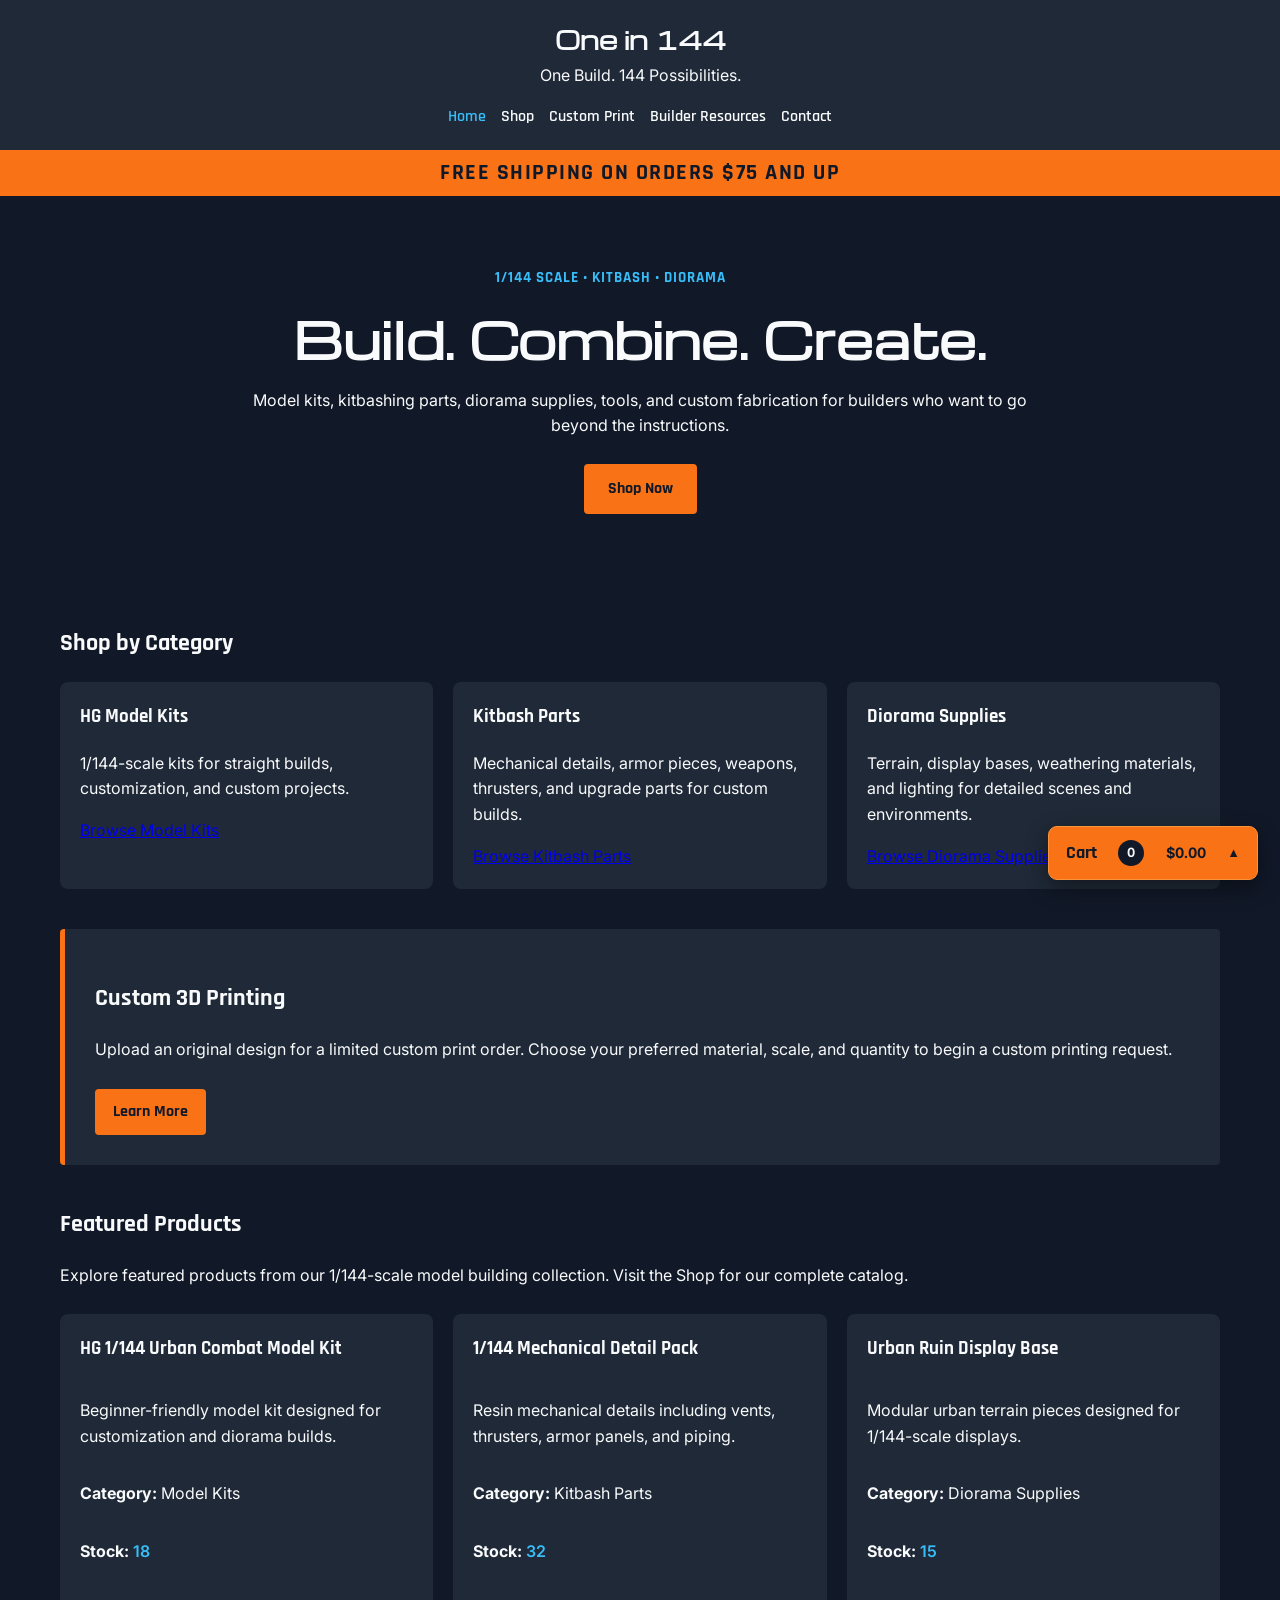
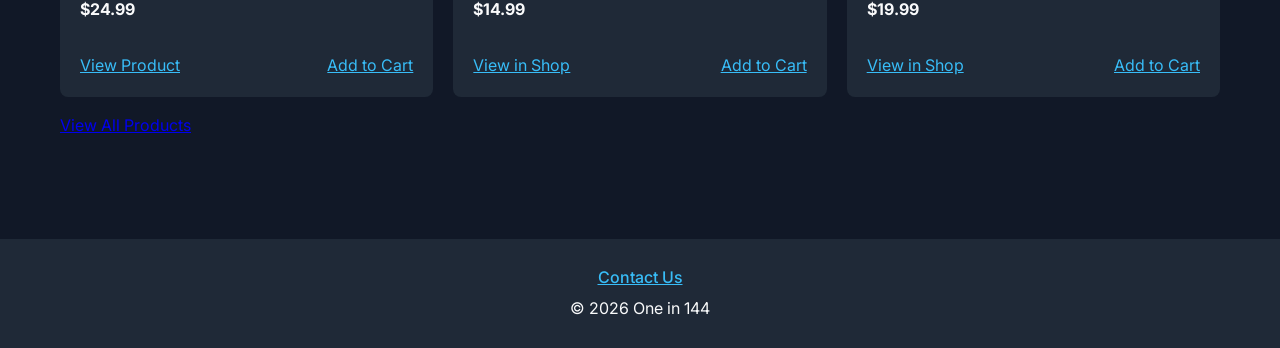
<file: index.html>
<!DOCTYPE html>
<html lang="en">

<head>
    <!--
        Author: Adam Smithhisler
        Date: 11/1/2026
        Assignment: SDC260 Final Project - Week 4
        Purpose: Homepage for the One in 144 e-commerce website.
                 Includes product navigation, featured products,
                 shopping cart information, inventory awareness,
                 and visual feedback for cart interactions.
    -->

    <meta charset="UTF-8">
    <meta name="viewport" content="width=device-width, initial-scale=1.0">

    <meta name="description"
        content="Shop 1/144-scale model kits, kitbash parts, diorama supplies, tools, and custom 3D printing at One in 144.">

    <title>One in 144 | Build. Combine. Create.</title>

    <!-- ========================================
         FONTS
    ========================================= -->

    <link rel="preconnect" href="https://fonts.googleapis.com">
    <link rel="preconnect" href="https://fonts.gstatic.com" crossorigin>

    <link
        href="https://fonts.googleapis.com/css2?family=Inter:wght@400;500;600;700&family=Michroma&family=Rajdhani:wght@500;600;700&display=swap"
        rel="stylesheet">

    <!-- ========================================
         STYLESHEET
    ========================================= -->

    <link rel="stylesheet" href="css/styles.css">

    <!-- ========================================
         SHARED JAVASCRIPT
    ========================================= -->

    <script src="js/script.js" defer></script>

</head>

<body>

    <!-- ========================================
         HEADER AND NAVIGATION
    ========================================= -->

    <header>

        <div class="header-content">

            <h1>One in 144</h1>

            <p>One Build. 144 Possibilities.</p>

            <nav aria-label="Main navigation">

                <a href="index.html" aria-current="page">
                    Home
                </a>

                <a href="shop.html">
                    Shop
                </a>

                <a href="custom-print.html">
                    Custom Print
                </a>

                <a href="resources.html">
                    Builder Resources
                </a>

                <a href="contact.html">
                    Contact
                </a>

            </nav>

            <!-- Current shopping cart summary -->
            <div class="header-cart-summary" id="headerCartSummary" aria-live="polite">

                <span>
                    Cart Items:
                    <strong id="homeCartCount">0</strong>
                </span>

                <span>
                    Subtotal:
                    <strong id="homeCartSubtotal">$0.00</strong>
                </span>

                <a href="cart.html">
                    View Cart
                </a>

            </div>

        </div>

    </header>

    <!-- ========================================
         FREE SHIPPING BANNER
    ========================================= -->

    <div class="shipping-banner" role="status">
        FREE SHIPPING ON ORDERS $75 AND UP
    </div>

    <!-- ========================================
         MAIN CONTENT
    ========================================= -->

    <main>

        <!-- ========================================
             HERO SECTION
        ========================================= -->

        <section class="hero">

            <p>
                1/144 SCALE • KITBASH • DIORAMA
            </p>

            <h2>
                Build. Combine. Create.
            </h2>

            <p>
                Model kits, kitbashing parts, diorama
                supplies, tools, and custom fabrication
                for builders who want to go beyond
                the instructions.
            </p>

            <a href="shop.html">
                Shop Now
            </a>

        </section>

        <!-- ========================================
             SHOP BY CATEGORY
        ========================================= -->

        <section aria-labelledby="categories-heading">

            <h2 id="categories-heading">
                Shop by Category
            </h2>

            <div class="category-grid">

                <!-- HG MODEL KITS -->

                <article class="category-card">

                    <h3>HG Model Kits</h3>

                    <p>
                        1/144-scale kits for straight builds,
                        customization, and custom projects.
                    </p>

                    <a href="shop.html">
                        Browse Model Kits
                    </a>

                </article>

                <!-- KITBASH PARTS -->

                <article class="category-card">

                    <h3>Kitbash Parts</h3>

                    <p>
                        Mechanical details, armor pieces,
                        weapons, thrusters, and upgrade parts
                        for custom builds.
                    </p>

                    <a href="shop.html">
                        Browse Kitbash Parts
                    </a>

                </article>

                <!-- DIORAMA SUPPLIES -->

                <article class="category-card">

                    <h3>Diorama Supplies</h3>

                    <p>
                        Terrain, display bases, weathering
                        materials, and lighting for detailed
                        scenes and environments.
                    </p>

                    <a href="shop.html">
                        Browse Diorama Supplies
                    </a>

                </article>

            </div>

        </section>

        <!-- ========================================
             CUSTOM 3D PRINTING
        ========================================= -->

        <section class="custom-print">

            <h2>
                Custom 3D Printing
            </h2>

            <p>
                Upload an original design for a limited
                custom print order. Choose your preferred
                material, scale, and quantity to begin
                a custom printing request.
            </p>

            <a href="custom-print.html">
                Learn More
            </a>

        </section>

        <!-- ========================================
             FEATURED PRODUCTS
        ========================================= -->

        <section aria-labelledby="featured-heading">

            <h2 id="featured-heading">
                Featured Products
            </h2>

            <p class="section-description">
                Explore featured products from our
                1/144-scale model building collection.
                Visit the Shop for our complete catalog.
            </p>

            <!--
                Week 4 inventory integration:

                JavaScript will update these featured cards
                using the shared product inventory.

                Product availability must be checked before
                allowing an Add to Cart action.

                Out-of-stock products will have disabled
                Add to Cart buttons and a mouse tooltip.
            -->

            <div class="product-grid" id="featuredProductContainer">

                <!--
                    Existing featured cards remain available
                    until the shared JavaScript renderer is
                    updated in the next development step.
                -->

                <article class="product-card" data-featured-id="KIT-001">

                    <h3>
                        HG 1/144 Urban Combat Model Kit
                    </h3>

                    <p>
                        A customizable 1/144-scale model kit
                        suitable for straight builds,
                        modifications, and diorama projects.
                    </p>

                    <p>
                        <strong>$24.99</strong>
                    </p>

                    <a href="product.html">
                        View Product
                    </a>

                </article>

                <article class="product-card" data-featured-id="KBP-014">

                    <h3>
                        1/144 Mechanical Detail Pack
                    </h3>

                    <p>
                        Mechanical upgrade parts for
                        adding detail to custom
                        model builds.
                    </p>

                    <p>
                        <strong>$14.99</strong>
                    </p>

                    <a href="shop.html">
                        View in Shop
                    </a>

                </article>

                <article class="product-card" data-featured-id="DIO-003">

                    <h3>
                        Urban Ruin Display Base
                    </h3>

                    <p>
                        Modular terrain and environmental
                        details for displaying 1/144-scale
                        models.
                    </p>

                    <p>
                        <strong>$19.99</strong>
                    </p>

                    <a href="shop.html">
                        View in Shop
                    </a>

                </article>

            </div>

            <p>
                <a href="shop.html">
                    View All Products
                </a>
            </p>

        </section>

    </main>

    <!-- ========================================
         CART NOTIFICATION
    ========================================= -->

    <!--
        Week 4 visual feedback:

        JavaScript will display this notification after
        a successful Add to Cart action.

        The notification gives customers immediate
        confirmation without requiring a browser alert.
    -->

    <div id="cartNotification" class="cart-notification" role="status" aria-live="polite" aria-atomic="true" hidden>

        Product added to your cart.

    </div>

    <!-- ========================================
         OUT OF STOCK TOOLTIP
    ========================================= -->

    <!--
        Week 4 inventory awareness:

        JavaScript will display this tooltip when
        the cursor moves over an unavailable product.
    -->

    <div id="outOfStockTooltip" class="out-of-stock-tooltip" role="tooltip" hidden>

        Out of Stock

    </div>

    <!-- ========================================
         FOOTER
    ========================================= -->

    <footer>

        <p>
            <a href="contact.html">
                Contact Us
            </a>
        </p>

        <p>
            &copy; 2026 One in 144
        </p>

    </footer>

</body>

</html>
</file>
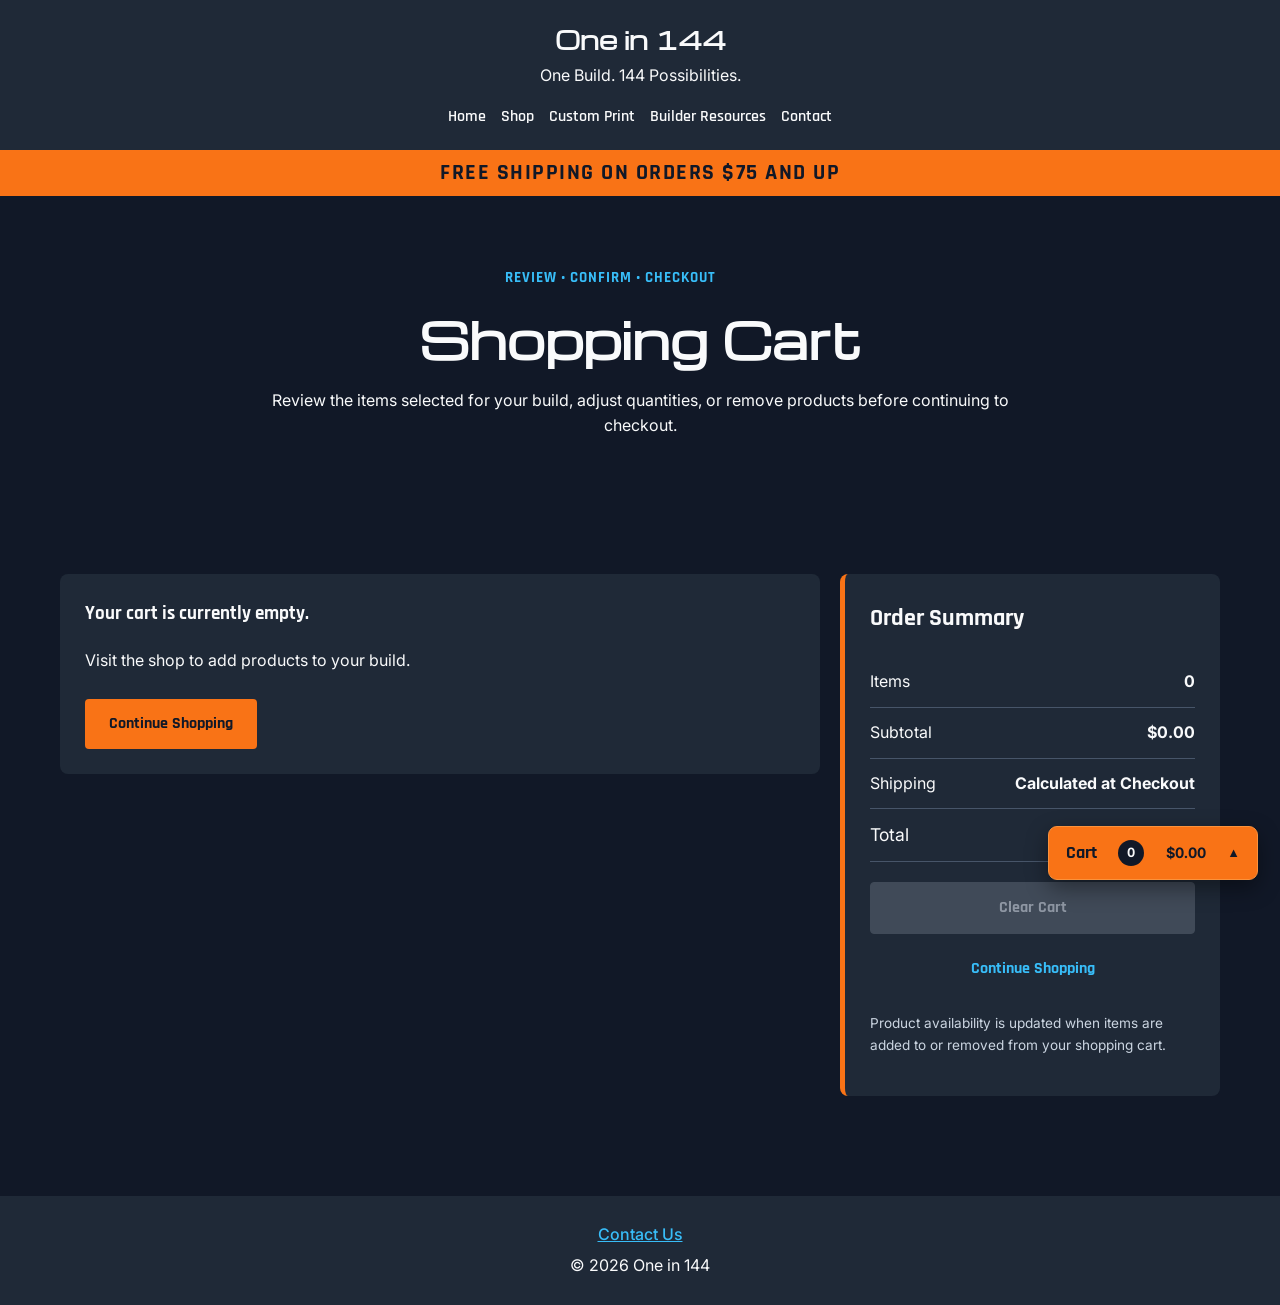
<file: cart.html>
<!DOCTYPE html>
<html lang="en">

<head>
    <!--
        Author: Adam Smithhisler
        Date: 11/1/2026
        Assignment: SDC260 Final Project - Week 4
        Purpose: Shopping cart page for the One in 144
                 e-commerce website. Supports persistent
                 cart contents, quantity adjustments,
                 inventory restoration, cart clearing,
                 order totals, and checkout navigation.
    -->

    <meta charset="UTF-8">

    <meta name="viewport" content="width=device-width, initial-scale=1.0">

    <meta name="description"
        content="Review and update your One in 144 shopping cart, adjust product quantities, and proceed to checkout.">

    <title>Shopping Cart | One in 144</title>

    <!-- ========================================
         FONTS
    ========================================= -->

    <link rel="preconnect" href="https://fonts.googleapis.com">

    <link rel="preconnect" href="https://fonts.gstatic.com" crossorigin>

    <link
        href="https://fonts.googleapis.com/css2?family=Inter:wght@400;500;600;700&family=Michroma&family=Rajdhani:wght@500;600;700&display=swap"
        rel="stylesheet">

    <!-- ========================================
         STYLESHEET
    ========================================= -->

    <link rel="stylesheet" href="css/styles.css">

    <!-- ========================================
         SHARED JAVASCRIPT
    ========================================= -->

    <script src="js/script.js" defer></script>

</head>

<body>

    <!-- ========================================
         HEADER AND NAVIGATION
    ========================================= -->

    <header>

        <div class="header-content">

            <h1>One in 144</h1>

            <p>One Build. 144 Possibilities.</p>

            <nav aria-label="Main navigation">

                <a href="index.html">
                    Home
                </a>

                <a href="shop.html">
                    Shop
                </a>

                <a href="custom-print.html">
                    Custom Print
                </a>

                <a href="resources.html">
                    Builder Resources
                </a>

                <a href="contact.html">
                    Contact
                </a>

            </nav>

            <!-- ========================================
                 HEADER CART SUMMARY
            ========================================= -->

            <div class="header-cart-summary" id="headerCartSummary" aria-live="polite">

                <span>
                    Cart Items:
                    <strong id="homeCartCount">0</strong>
                </span>

                <span>
                    Subtotal:
                    <strong id="homeCartSubtotal">$0.00</strong>
                </span>

                <a href="cart.html">
                    View Cart
                </a>

            </div>

        </div>

    </header>

    <!-- ========================================
         FREE SHIPPING BANNER
    ========================================= -->

    <div class="shipping-banner" role="status">
        FREE SHIPPING ON ORDERS $75 AND UP
    </div>

    <!-- ========================================
         MAIN CONTENT
    ========================================= -->

    <main>

        <!-- ========================================
             CART HERO
        ========================================= -->

        <section class="hero">

            <p>
                REVIEW • CONFIRM • CHECKOUT
            </p>

            <h2>
                Shopping Cart
            </h2>

            <p>
                Review the items selected for your build,
                adjust quantities, or remove products
                before continuing to checkout.
            </p>

        </section>

        <!-- ========================================
             CART LAYOUT
        ========================================= -->

        <section class="cart-layout" aria-label="Shopping cart and order summary">

            <!-- ========================================
                 CART ITEMS
            ========================================= -->

            <div class="cart-items" id="cartItems" aria-live="polite">

                <!--
                    JavaScript generates cart items here.

                    Each product displays:
                    - Product name
                    - Individual unit price
                    - Available stock
                    - Quantity controls
                    - Remove button
                    - Item subtotal

                    WEEK 4 INVENTORY MANAGEMENT

                    Increasing an item's quantity:
                    - Decreases available stock

                    Decreasing an item's quantity:
                    - Restores available stock

                    Removing an item:
                    - Restores all reserved quantities

                    Changes are saved to localStorage.
                -->

                <article class="cart-item">

                    <div>

                        <h3>
                            Loading your shopping cart...
                        </h3>

                        <p>
                            Your selected products will
                            appear here.
                        </p>

                    </div>

                </article>

            </div>

            <!-- ========================================
                 ORDER SUMMARY
            ========================================= -->

            <aside class="cart-summary" id="cartSummary" aria-labelledby="cartSummaryHeading">

                <h2 id="cartSummaryHeading">
                    Order Summary
                </h2>

                <!-- ========================================
                     TOTAL ITEMS
                ========================================= -->

                <div class="summary-row">

                    <span>
                        Items
                    </span>

                    <strong id="cartItemCount" aria-live="polite">
                        0
                    </strong>

                </div>

                <!-- ========================================
                     SUBTOTAL
                ========================================= -->

                <div class="summary-row">

                    <span>
                        Subtotal
                    </span>

                    <strong id="cartSubtotal">
                        $0.00
                    </strong>

                </div>

                <!-- ========================================
                     SHIPPING
                ========================================= -->

                <div class="summary-row">

                    <span>
                        Shipping
                    </span>

                    <strong>
                        Calculated at Checkout
                    </strong>

                </div>

                <!-- ========================================
                     CART TOTAL
                ========================================= -->

                <!--
                    This amount reflects the current
                    product subtotal.

                    Shipping charges and any coupon
                    discounts are calculated on the
                    Checkout page.
                -->

                <div class="summary-row summary-total">

                    <span>
                        Total
                    </span>

                    <strong id="cartTotal" aria-live="polite">
                        $0.00
                    </strong>

                </div>

                <!-- ========================================
                     CHECKOUT BUTTON
                ========================================= -->

                <!--
                    Existing checkout navigation is
                    preserved from Week 3.

                    JavaScript hides this link when
                    the shopping cart is empty.
                -->

                <a class="product-button" id="checkoutButton" href="checkout.html">

                    Proceed to Checkout

                </a>

                <!-- ========================================
                     CLEAR CART BUTTON
                ========================================= -->

                <!--
                    WEEK 4 - CLEAR CART

                    This button will call the new
                    clearCart() functionality in
                    js/script.js.

                    It will:
                    - Restore reserved inventory
                    - Remove all products from the cart
                    - Update localStorage
                    - Refresh the cart totals

                    JavaScript will disable the button
                    when the cart is empty.
                -->

                <button type="button" class="secondary-button clear-cart-button" id="clearCartButton" disabled>

                    Clear Cart

                </button>

                <!-- ========================================
                     CONTINUE SHOPPING
                ========================================= -->

                <a class="secondary-button" href="shop.html">

                    Continue Shopping

                </a>

                <!-- ========================================
                     CART INFORMATION
                ========================================= -->

                <p class="cart-help-text">

                    Product availability is updated
                    when items are added to or removed
                    from your shopping cart.

                </p>

            </aside>

        </section>

    </main>

    <!-- ========================================
         CART NOTIFICATION
    ========================================= -->

    <!--
        WEEK 4 VISUAL FEEDBACK

        JavaScript can display this notification
        when cart contents are successfully updated
        or the cart is cleared.

        The shared cart count and subtotal will also
        update to reflect changes.
    -->

    <div id="cartNotification" class="cart-notification" role="status" aria-live="polite" aria-atomic="true" hidden>

        Your shopping cart has been updated.

    </div>

    <!-- ========================================
         FOOTER
    ========================================= -->

    <footer>

        <p>
            <a href="contact.html">
                Contact Us
            </a>
        </p>

        <p>
            &copy; 2026 One in 144
        </p>

    </footer>

</body>

</html>
</file>
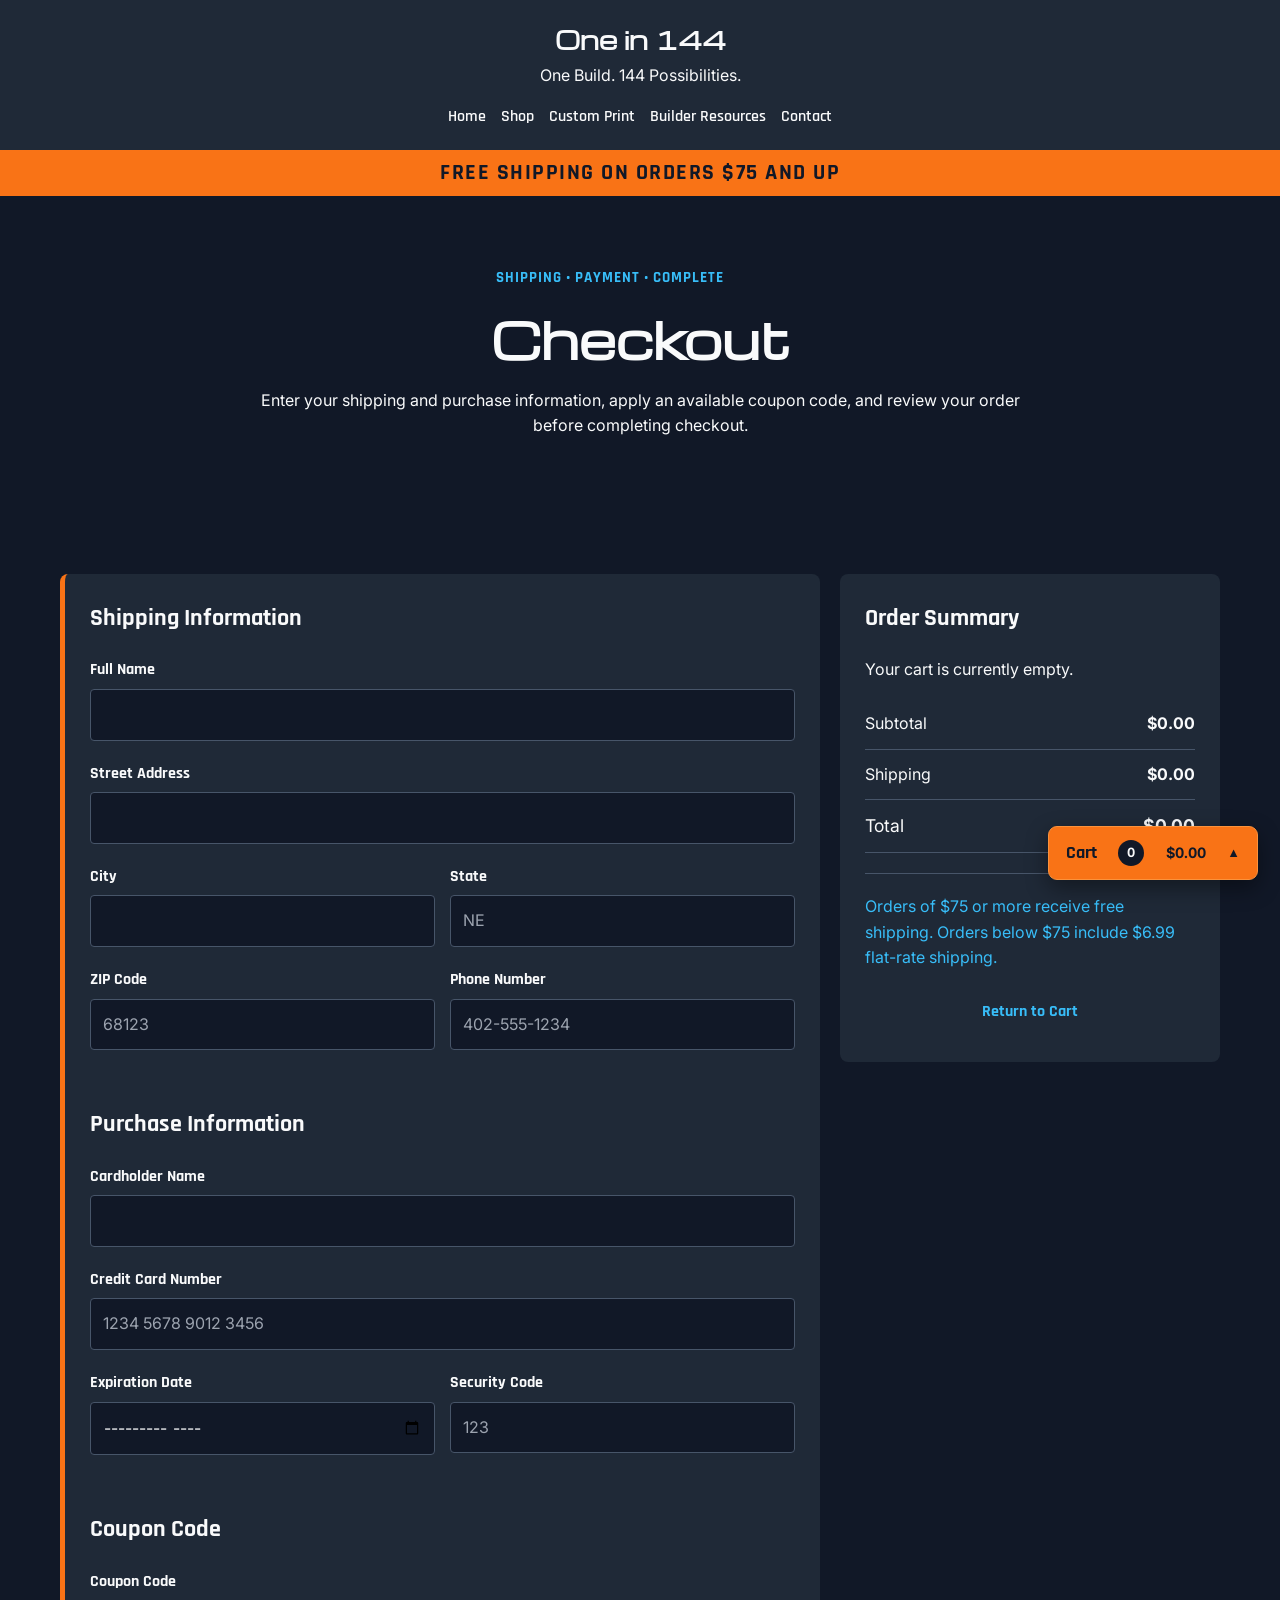
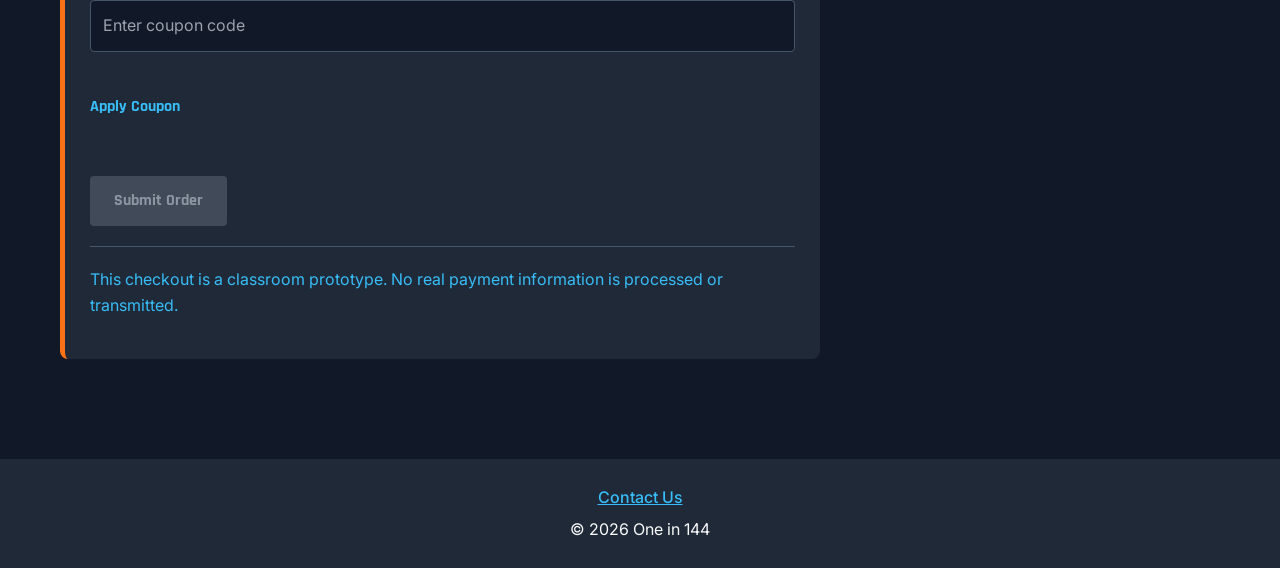
<file: checkout.html>
<!DOCTYPE html>
<html lang="en">

<head>
    <!--
        Author: Adam Smithhisler
        Date: 11/1/2026
        Assignment: SDC260 Final Project - Week 4
        Purpose: Checkout page for the One in 144
                 e-commerce website. Collects shipping
                 and prototype payment information,
                 validates customer input, applies coupon
                 discounts, calculates shipping, and
                 prepares an order for confirmation.
    -->

    <meta charset="UTF-8">

    <meta name="viewport" content="width=device-width, initial-scale=1.0">

    <meta name="description"
        content="Complete your One in 144 order. Review your shopping cart, enter shipping information, apply a coupon, and confirm your purchase.">

    <title>Checkout | One in 144</title>

    <!-- ========================================
         FONTS
    ========================================= -->

    <link rel="preconnect" href="https://fonts.googleapis.com">

    <link rel="preconnect" href="https://fonts.gstatic.com" crossorigin>

    <link
        href="https://fonts.googleapis.com/css2?family=Inter:wght@400;500;600;700&family=Michroma&family=Rajdhani:wght@500;600;700&display=swap"
        rel="stylesheet">

    <!-- ========================================
         STYLESHEET
    ========================================= -->

    <link rel="stylesheet" href="css/styles.css">

    <!-- ========================================
         SHARED JAVASCRIPT
    ========================================= -->

    <script src="js/script.js" defer></script>

</head>

<body>

    <!-- ========================================
         HEADER AND NAVIGATION
    ========================================= -->

    <header>

        <div class="header-content">

            <h1>One in 144</h1>

            <p>One Build. 144 Possibilities.</p>

            <nav aria-label="Main navigation">

                <a href="index.html">
                    Home
                </a>

                <a href="shop.html">
                    Shop
                </a>

                <a href="custom-print.html">
                    Custom Print
                </a>

                <a href="resources.html">
                    Builder Resources
                </a>

                <a href="contact.html">
                    Contact
                </a>

            </nav>

            <!-- ========================================
                 HEADER CART SUMMARY
            ========================================= -->

            <div class="header-cart-summary" id="headerCartSummary" aria-live="polite">

                <span>
                    Cart Items:
                    <strong id="homeCartCount">0</strong>
                </span>

                <span>
                    Subtotal:
                    <strong id="homeCartSubtotal">$0.00</strong>
                </span>

            </div>

        </div>

    </header>

    <!-- ========================================
         FREE SHIPPING BANNER
    ========================================= -->

    <div class="shipping-banner" role="status">
        FREE SHIPPING ON ORDERS $75 AND UP
    </div>

    <!-- ========================================
         MAIN CONTENT
    ========================================= -->

    <main>

        <!-- ========================================
             CHECKOUT HERO
        ========================================= -->

        <section class="hero">

            <p>
                SHIPPING • PAYMENT • COMPLETE
            </p>

            <h2>Checkout</h2>

            <p>
                Enter your shipping and purchase information,
                apply an available coupon code, and review
                your order before completing checkout.
            </p>

        </section>

        <!-- ========================================
             CHECKOUT LAYOUT
        ========================================= -->

        <section class="checkout-layout" aria-label="Checkout form and order summary">

            <!-- ========================================
                 CHECKOUT FORM
            ========================================= -->

            <article class="checkout-form">

                <form id="checkoutForm">

                    <!-- ========================================
                         SHIPPING INFORMATION
                    ========================================= -->

                    <section aria-labelledby="shipping-heading">

                        <h2 id="shipping-heading">
                            Shipping Information
                        </h2>

                        <!-- FULL NAME -->

                        <div class="form-group">

                            <label for="shipping-name">
                                Full Name
                            </label>

                            <input type="text" id="shipping-name" name="shipping-name" autocomplete="name" required>

                        </div>

                        <!-- STREET ADDRESS -->

                        <div class="form-group">

                            <label for="shipping-address">
                                Street Address
                            </label>

                            <input type="text" id="shipping-address" name="shipping-address"
                                autocomplete="street-address" required>

                        </div>

                        <!-- CITY AND STATE -->

                        <div class="checkout-row">

                            <div class="form-group">

                                <label for="shipping-city">
                                    City
                                </label>

                                <input type="text" id="shipping-city" name="shipping-city" autocomplete="address-level2"
                                    required>

                            </div>

                            <div class="form-group">

                                <label for="shipping-state">
                                    State
                                </label>

                                <input type="text" id="shipping-state" name="shipping-state"
                                    autocomplete="address-level1" maxlength="2" placeholder="NE" required>

                            </div>

                        </div>

                        <!-- ZIP CODE AND PHONE -->

                        <div class="checkout-row">

                            <div class="form-group">

                                <label for="shipping-zip">
                                    ZIP Code
                                </label>

                                <input type="text" id="shipping-zip" name="shipping-zip" inputmode="numeric"
                                    autocomplete="postal-code" pattern="[0-9]{5}(-[0-9]{4})?" placeholder="68123"
                                    required>

                            </div>

                            <div class="form-group">

                                <label for="shipping-phone">
                                    Phone Number
                                </label>

                                <input type="tel" id="shipping-phone" name="shipping-phone" autocomplete="tel"
                                    placeholder="402-555-1234" required>

                            </div>

                        </div>

                    </section>

                    <!-- ========================================
                         PURCHASE INFORMATION
                    ========================================= -->

                    <section aria-labelledby="payment-heading">

                        <h2 id="payment-heading">
                            Purchase Information
                        </h2>

                        <!-- CARDHOLDER NAME -->

                        <div class="form-group">

                            <label for="cardholder-name">
                                Cardholder Name
                            </label>

                            <input type="text" id="cardholder-name" name="cardholder-name" autocomplete="cc-name"
                                required>

                        </div>

                        <!-- CARD NUMBER -->

                        <div class="form-group">

                            <label for="card-number">
                                Credit Card Number
                            </label>

                            <input type="text" id="card-number" name="card-number" inputmode="numeric"
                                autocomplete="cc-number" maxlength="19" placeholder="1234 5678 9012 3456" required>

                        </div>

                        <!-- EXPIRATION AND SECURITY CODE -->

                        <div class="checkout-row">

                            <div class="form-group">

                                <label for="expiration-date">
                                    Expiration Date
                                </label>

                                <input type="month" id="expiration-date" name="expiration-date" autocomplete="cc-exp"
                                    required>

                            </div>

                            <div class="form-group">

                                <label for="security-code">
                                    Security Code
                                </label>

                                <input type="text" id="security-code" name="security-code" inputmode="numeric"
                                    autocomplete="cc-csc" minlength="3" maxlength="4" placeholder="123" required>

                            </div>

                        </div>

                    </section>

                    <!-- ========================================
                         COUPON CODE
                    ========================================= -->

                    <section aria-labelledby="coupon-heading">

                        <h2 id="coupon-heading">
                            Coupon Code
                        </h2>

                        <div class="form-group">

                            <label for="coupon-code">
                                Coupon Code
                            </label>

                            <input type="text" id="coupon-code" name="coupon-code" placeholder="Enter coupon code">

                        </div>

                        <!--
                            Existing coupon button ID is
                            preserved for JavaScript.

                            The shared script validates
                            the entered coupon and updates
                            the order summary.
                        -->

                        <button type="button" class="secondary-button coupon-button" id="applyCouponButton">

                            Apply Coupon

                        </button>

                        <p id="couponMessage" class="coupon-message" aria-live="polite">
                        </p>

                    </section>

                    <!-- ========================================
                         SUBMIT ORDER
                    ========================================= -->

                    <!--
                        WEEK 4 CHECKOUT INTEGRATION

                        The JavaScript submission handler will:

                        - Verify the cart is not empty
                        - Validate the checkout fields
                        - Calculate subtotal and discounts
                        - Calculate shipping charges
                        - Preserve purchased inventory deductions
                        - Save the completed order
                        - Clear the active shopping cart
                        - Navigate to confirmation.html

                        No real payment is processed.
                    -->

                    <button type="submit" class="product-button" id="submitOrderButton">

                        Submit Order

                    </button>

                    <!-- JavaScript validation messages -->

                    <p id="checkoutMessage" role="status" aria-live="polite">
                    </p>

                    <!-- ========================================
                         PROTOTYPE NOTICE
                    ========================================= -->

                    <p class="prototype-note">
                        This checkout is a classroom prototype.
                        No real payment information is processed
                        or transmitted.
                    </p>

                </form>

            </article>

            <!-- ========================================
                 ORDER SUMMARY
            ========================================= -->

            <aside class="checkout-summary" id="checkoutSummary" aria-labelledby="checkout-summary-heading">

                <h2 id="checkout-summary-heading">
                    Order Summary
                </h2>

                <!-- ========================================
                     PURCHASED ITEMS
                ========================================= -->

                <!--
                    JavaScript generates selected products
                    and quantities using the saved cart.

                    This container uses the original ID
                    required by renderCheckout().
                -->

                <div id="checkoutItems" aria-live="polite">

                    <!-- Order items inserted by JavaScript -->

                </div>

                <!-- ========================================
                     SUBTOTAL
                ========================================= -->

                <div class="summary-row">

                    <span>
                        Subtotal
                    </span>

                    <strong id="checkoutSubtotal">
                        $0.00
                    </strong>

                </div>

                <!-- ========================================
                     DISCOUNT
                ========================================= -->

                <!--
                    This row remains hidden unless a valid
                    coupon generates a discount.

                    Existing JavaScript uses discountRow
                    to control its visibility.
                -->

                <div class="summary-row" id="discountRow" hidden>

                    <span>
                        Discount
                    </span>

                    <strong id="checkoutDiscount">
                        -$0.00
                    </strong>

                </div>

                <!-- ========================================
                     SHIPPING
                ========================================= -->

                <div class="summary-row">

                    <span>
                        Shipping
                    </span>

                    <strong id="checkoutShipping">
                        $0.00
                    </strong>

                </div>

                <!-- ========================================
                     FINAL TOTAL
                ========================================= -->

                <div class="summary-row summary-total">

                    <span>
                        Total
                    </span>

                    <strong id="checkoutTotal" aria-live="polite">
                        $0.00
                    </strong>

                </div>

                <!-- ========================================
                     SHIPPING POLICY
                ========================================= -->

                <p class="prototype-note">

                    Orders of $75 or more receive free shipping.

                    Orders below $75 include $6.99
                    flat-rate shipping.

                </p>

                <!-- ========================================
                     RETURN TO CART
                ========================================= -->

                <a href="cart.html" class="secondary-button">

                    Return to Cart

                </a>

            </aside>

        </section>

    </main>

    <!-- ========================================
         FOOTER
    ========================================= -->

    <footer>

        <p>
            <a href="contact.html">
                Contact Us
            </a>
        </p>

        <p>
            &copy; 2026 One in 144
        </p>

    </footer>

</body>

</html>
</file>
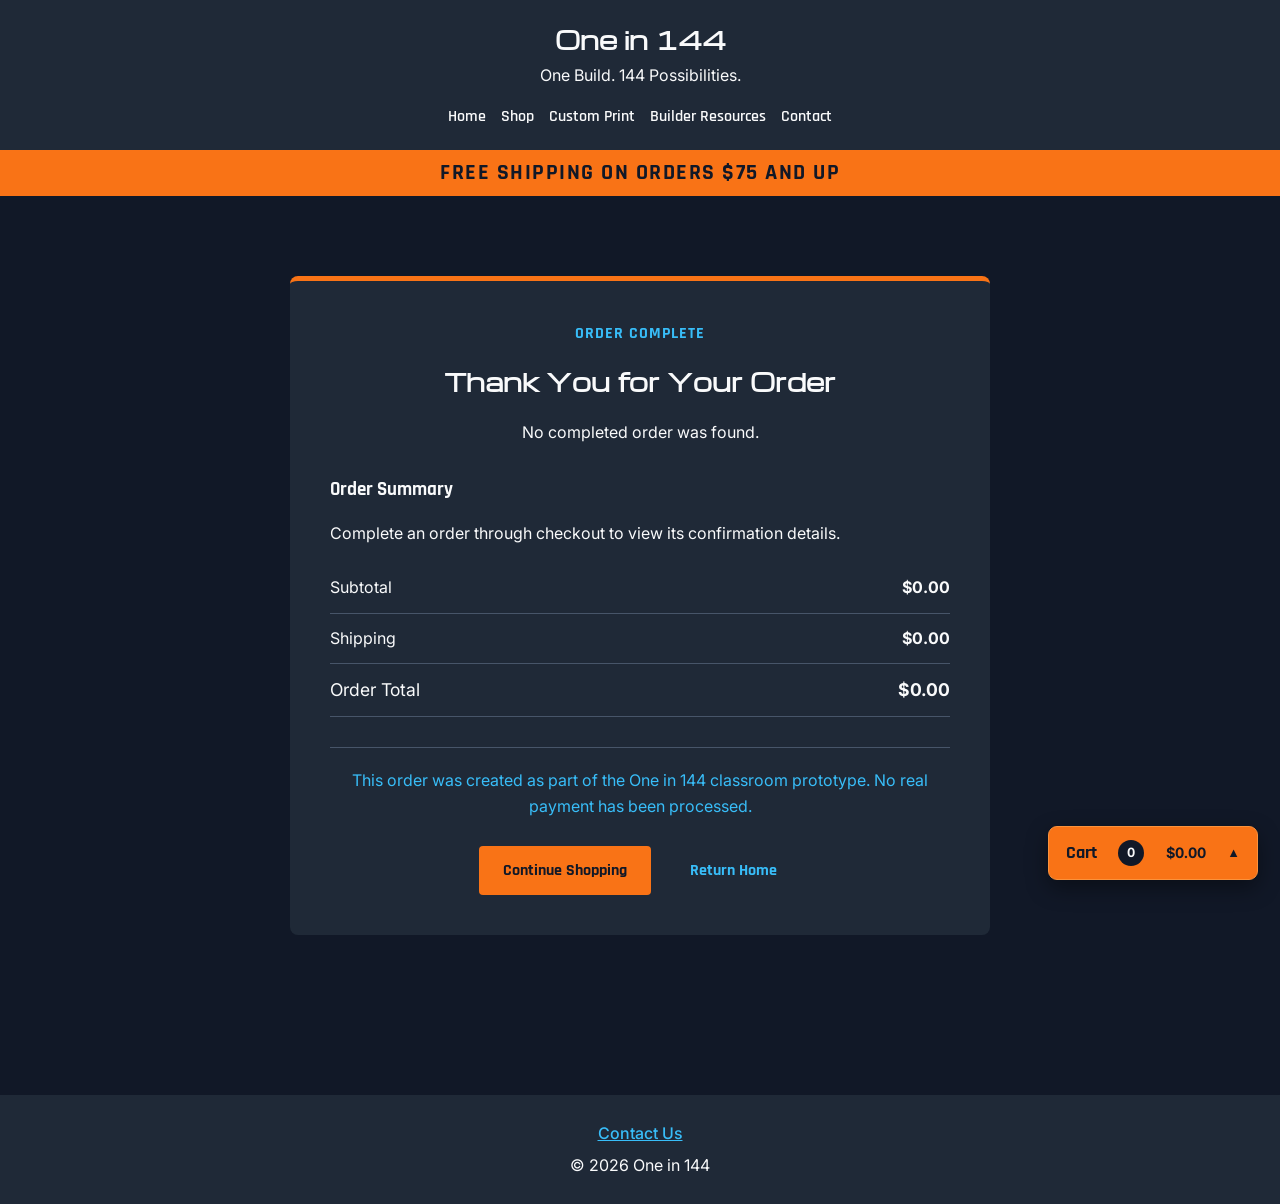
<file: confirmation.html>
<!DOCTYPE html>
<html lang="en">

<head>
    <!--
        Author: Adam Smithhisler
        Date: 11/1/2026
        Assignment: SDC260 Final Project - Week 4
        Purpose: Order confirmation page for the One in 144
                 e-commerce website. Displays completed
                 prototype order details, purchased products,
                 quantities, discounts, shipping costs,
                 and the final order total.
    -->

    <meta charset="UTF-8">

    <meta name="viewport" content="width=device-width, initial-scale=1.0">

    <meta name="description"
        content="Review your completed One in 144 prototype order, including purchased items, discounts, shipping, and order total.">

    <title>Order Confirmation | One in 144</title>

    <!-- ========================================
         FONTS
    ========================================= -->

    <link rel="preconnect" href="https://fonts.googleapis.com">

    <link rel="preconnect" href="https://fonts.gstatic.com" crossorigin>

    <link
        href="https://fonts.googleapis.com/css2?family=Inter:wght@400;500;600;700&family=Michroma&family=Rajdhani:wght@500;600;700&display=swap"
        rel="stylesheet">

    <!-- ========================================
         STYLESHEET
    ========================================= -->

    <link rel="stylesheet" href="css/styles.css">

    <!-- ========================================
         SHARED JAVASCRIPT
    ========================================= -->

    <script src="js/script.js" defer></script>

</head>

<body>

    <!-- ========================================
         HEADER AND NAVIGATION
    ========================================= -->

    <header>

        <div class="header-content">

            <h1>One in 144</h1>

            <p>One Build. 144 Possibilities.</p>

            <nav aria-label="Main navigation">

                <a href="index.html">
                    Home
                </a>

                <a href="shop.html">
                    Shop
                </a>

                <a href="custom-print.html">
                    Custom Print
                </a>

                <a href="resources.html">
                    Builder Resources
                </a>

                <a href="contact.html">
                    Contact
                </a>

            </nav>

            <!-- ========================================
                 HEADER CART SUMMARY
            ========================================= -->

            <!--
                WEEK 4 CART INTEGRATION

                JavaScript will update the header cart
                count and subtotal using the active
                shopping cart stored in localStorage.

                After successful checkout, the active
                cart should be empty while the completed
                order remains available for confirmation.
            -->

            <div class="header-cart-summary" id="headerCartSummary" aria-live="polite">

                <span>
                    Cart Items:
                    <strong id="homeCartCount">0</strong>
                </span>

                <span>
                    Subtotal:
                    <strong id="homeCartSubtotal">$0.00</strong>
                </span>

                <a href="shop.html">
                    Continue Shopping
                </a>

            </div>

        </div>

    </header>

    <!-- ========================================
         FREE SHIPPING BANNER
    ========================================= -->

    <div class="shipping-banner" role="status">
        FREE SHIPPING ON ORDERS $75 AND UP
    </div>

    <!-- ========================================
         MAIN CONTENT
    ========================================= -->

    <main>

        <!-- ========================================
             ORDER CONFIRMATION
        ========================================= -->

        <section class="confirmation-container" aria-labelledby="confirmationHeading">

            <article class="confirmation-card">

                <!-- ========================================
                     CONFIRMATION HEADER
                ========================================= -->

                <p class="confirmation-label">
                    ORDER COMPLETE
                </p>

                <h2 id="confirmationHeading">
                    Thank You for Your Order
                </h2>

                <!--
                    JavaScript updates this message if
                    there is no completed order stored
                    under oneIn144LastOrder.
                -->

                <p id="confirmationMessage" role="status" aria-live="polite">

                    Your One in 144 prototype order
                    has been successfully submitted.

                </p>

                <!-- ========================================
                     ORDER SUMMARY
                ========================================= -->

                <div class="confirmation-summary" aria-labelledby="orderSummaryHeading">

                    <h3 id="orderSummaryHeading">
                        Order Summary
                    </h3>

                    <!-- ========================================
                         PURCHASED PRODUCTS
                    ========================================= -->

                    <!--
                        WEEK 4 ORDER INTEGRATION

                        JavaScript retrieves the completed
                        order from localStorage using:

                        oneIn144LastOrder

                        The saved order contains:
                        - Purchased products
                        - Product quantities
                        - Product prices
                        - Order subtotal
                        - Coupon discount
                        - Shipping amount
                        - Final order total

                        Purchased inventory remains deducted
                        after checkout. Only the active
                        shopping cart is cleared.

                        renderConfirmation() generates the
                        purchased product entries here.
                    -->

                    <div id="confirmationItems" aria-live="polite">

                        <!-- Order items inserted by JavaScript -->

                    </div>

                    <!-- ========================================
                         SUBTOTAL
                    ========================================= -->

                    <div class="summary-row">

                        <span>
                            Subtotal
                        </span>

                        <strong id="confirmationSubtotal">
                            $0.00
                        </strong>

                    </div>

                    <!-- ========================================
                         DISCOUNT
                    ========================================= -->

                    <!--
                        This row stays hidden if no
                        valid coupon was applied.

                        The shared JavaScript controls
                        its visibility after loading
                        the completed order.
                    -->

                    <div class="summary-row" id="confirmationDiscountRow" hidden>

                        <span>
                            Discount
                        </span>

                        <strong id="confirmationDiscount">
                            -$0.00
                        </strong>

                    </div>

                    <!-- ========================================
                         SHIPPING
                    ========================================= -->

                    <div class="summary-row">

                        <span>
                            Shipping
                        </span>

                        <strong id="confirmationShipping">
                            $0.00
                        </strong>

                    </div>

                    <!-- ========================================
                         FINAL ORDER TOTAL
                    ========================================= -->

                    <div class="summary-row summary-total">

                        <span>
                            Order Total
                        </span>

                        <strong id="confirmationTotal" aria-live="polite">
                            $0.00
                        </strong>

                    </div>

                </div>

                <!-- ========================================
                     CLASSROOM PROTOTYPE NOTICE
                ========================================= -->

                <p class="prototype-note">

                    This order was created as part of
                    the One in 144 classroom prototype.

                    No real payment has been processed.

                </p>

                <!-- ========================================
                     NEXT ACTIONS
                ========================================= -->

                <div class="confirmation-actions">

                    <a class="product-button" href="shop.html">

                        Continue Shopping

                    </a>

                    <a class="secondary-button" href="index.html">

                        Return Home

                    </a>

                </div>

            </article>

        </section>

    </main>

    <!-- ========================================
         FOOTER
    ========================================= -->

    <footer>

        <p>
            <a href="contact.html">
                Contact Us
            </a>
        </p>

        <p>
            &copy; 2026 One in 144
        </p>

    </footer>

</body>

</html>
</file>
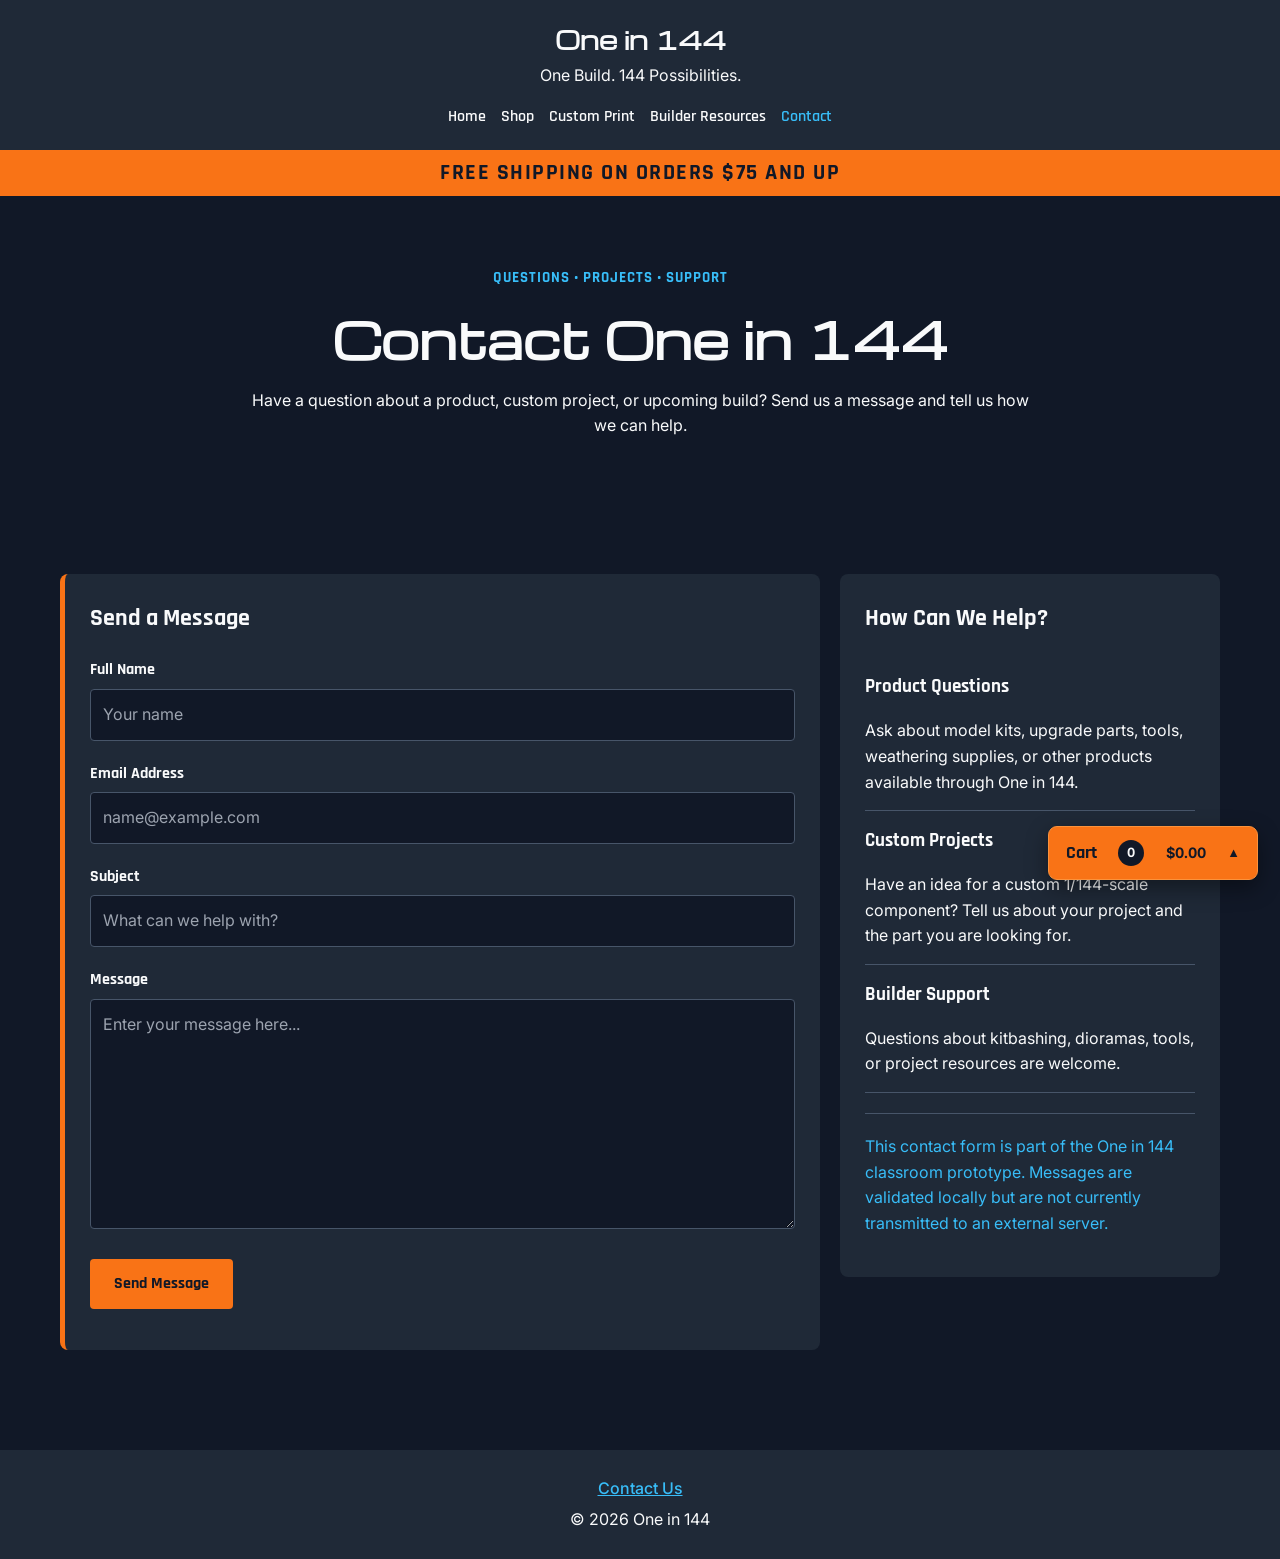
<file: contact.html>
<!DOCTYPE html>
<html lang="en">

<head>
    <!--
        Author: Adam Smithhisler
        Date: 11/1/2026
        Assignment: SDC260 Final Project - Week 4
        Purpose: Contact page for the One in 144
                 e-commerce website. Allows visitors
                 to submit prototype inquiries with
                 JavaScript form validation while
                 displaying shared shopping cart data.
    -->

    <meta charset="UTF-8">

    <meta name="viewport" content="width=device-width, initial-scale=1.0">

    <meta name="description"
        content="Contact One in 144 with questions about model kits, custom printing, kitbashing, diorama supplies, and builder resources.">

    <title>Contact | One in 144</title>

    <!-- ========================================
         FONTS
    ========================================= -->

    <link rel="preconnect" href="https://fonts.googleapis.com">

    <link rel="preconnect" href="https://fonts.gstatic.com" crossorigin>

    <link
        href="https://fonts.googleapis.com/css2?family=Inter:wght@400;500;600;700&family=Michroma&family=Rajdhani:wght@500;600;700&display=swap"
        rel="stylesheet">

    <!-- ========================================
         STYLESHEET
    ========================================= -->

    <link rel="stylesheet" href="css/styles.css">

    <!-- ========================================
         SHARED JAVASCRIPT
    ========================================= -->

    <script src="js/script.js" defer></script>

</head>

<body>

    <!-- ========================================
         HEADER AND NAVIGATION
    ========================================= -->

    <header>

        <div class="header-content">

            <h1>One in 144</h1>

            <p>One Build. 144 Possibilities.</p>

            <nav aria-label="Main navigation">

                <a href="index.html">
                    Home
                </a>

                <a href="shop.html">
                    Shop
                </a>

                <a href="custom-print.html">
                    Custom Print
                </a>

                <a href="resources.html">
                    Builder Resources
                </a>

                <a href="contact.html" aria-current="page">
                    Contact
                </a>

            </nav>

            <!-- ========================================
                 HEADER CART SUMMARY
            ========================================= -->

            <!--
                WEEK 4 CART INTEGRATION

                JavaScript updates the cart count and
                subtotal from the shopping cart stored
                in localStorage.

                Visitors can navigate between the
                Contact and Shop pages without losing
                their selected products.
            -->

            <div class="header-cart-summary" id="headerCartSummary" aria-live="polite">

                <span>
                    Cart Items:
                    <strong id="homeCartCount">0</strong>
                </span>

                <span>
                    Subtotal:
                    <strong id="homeCartSubtotal">$0.00</strong>
                </span>

                <a href="cart.html">
                    View Cart
                </a>

            </div>

        </div>

    </header>

    <!-- ========================================
         FREE SHIPPING BANNER
    ========================================= -->

    <div class="shipping-banner" role="status">
        FREE SHIPPING ON ORDERS $75 AND UP
    </div>

    <!-- ========================================
         MAIN CONTENT
    ========================================= -->

    <main>

        <!-- ========================================
             CONTACT HERO
        ========================================= -->

        <section class="hero">

            <p>
                QUESTIONS • PROJECTS • SUPPORT
            </p>

            <h2>
                Contact One in 144
            </h2>

            <p>
                Have a question about a product, custom
                project, or upcoming build? Send us a
                message and tell us how we can help.
            </p>

        </section>

        <!-- ========================================
             CONTACT LAYOUT
        ========================================= -->

        <section class="checkout-layout" aria-label="Contact form and support information">

            <!-- ========================================
                 CONTACT FORM
            ========================================= -->

            <article class="checkout-form">

                <h2>Send a Message</h2>

                <!--
                    Existing form ID is preserved.

                    JavaScript will validate:
                    - Required email address
                    - Valid email format
                    - Required message
                    - Minimum message length

                    This is a classroom prototype
                    and does not transmit messages
                    to an external server.
                -->

                <form id="contactForm">

                    <!-- ========================================
                         FULL NAME
                    ========================================= -->

                    <div class="form-group">

                        <label for="contact-name">
                            Full Name
                        </label>

                        <input type="text" id="contact-name" name="contact-name" autocomplete="name"
                            placeholder="Your name">

                    </div>

                    <!-- ========================================
                         EMAIL ADDRESS
                    ========================================= -->

                    <div class="form-group">

                        <label for="contact-email">
                            Email Address
                        </label>

                        <input type="email" id="contact-email" name="contact-email" autocomplete="email"
                            placeholder="name@example.com" required>

                    </div>

                    <!-- ========================================
                         SUBJECT
                    ========================================= -->

                    <div class="form-group">

                        <label for="contact-subject">
                            Subject
                        </label>

                        <input type="text" id="contact-subject" name="contact-subject"
                            placeholder="What can we help with?">

                    </div>

                    <!-- ========================================
                         MESSAGE
                    ========================================= -->

                    <div class="form-group">

                        <label for="contact-message">
                            Message
                        </label>

                        <textarea id="contact-message" name="contact-message" rows="8"
                            placeholder="Enter your message here..." required></textarea>

                    </div>

                    <!-- ========================================
                         SEND MESSAGE BUTTON
                    ========================================= -->

                    <button class="product-button" type="submit" id="contactSubmitButton">

                        Send Message

                    </button>

                    <!-- ========================================
                         VALIDATION AND FEEDBACK
                    ========================================= -->

                    <!--
                        Existing JavaScript writes
                        validation and confirmation
                        messages to contactMessage.
                    -->

                    <p id="contactMessage" class="form-message" role="status" aria-live="polite">
                    </p>

                </form>

            </article>

            <!-- ========================================
                 CONTACT INFORMATION
            ========================================= -->

            <aside class="checkout-summary" aria-labelledby="contact-help-heading">

                <h2 id="contact-help-heading">
                    How Can We Help?
                </h2>

                <!-- ========================================
                     PRODUCT QUESTIONS
                ========================================= -->

                <div class="checkout-item">

                    <div>

                        <h3>Product Questions</h3>

                        <p>
                            Ask about model kits, upgrade
                            parts, tools, weathering
                            supplies, or other products
                            available through One in 144.
                        </p>

                    </div>

                </div>

                <!-- ========================================
                     CUSTOM PROJECTS
                ========================================= -->

                <div class="checkout-item">

                    <div>

                        <h3>Custom Projects</h3>

                        <p>
                            Have an idea for a custom
                            1/144-scale component? Tell us
                            about your project and the
                            part you are looking for.
                        </p>

                    </div>

                </div>

                <!-- ========================================
                     BUILDER SUPPORT
                ========================================= -->

                <div class="checkout-item">

                    <div>

                        <h3>Builder Support</h3>

                        <p>
                            Questions about kitbashing,
                            dioramas, tools, or project
                            resources are welcome.
                        </p>

                    </div>

                </div>

                <!-- ========================================
                     CLASSROOM PROTOTYPE NOTICE
                ========================================= -->

                <p class="prototype-note">

                    This contact form is part of the
                    One in 144 classroom prototype.

                    Messages are validated locally
                    but are not currently transmitted
                    to an external server.

                </p>

            </aside>

        </section>

    </main>

    <!-- ========================================
         FOOTER
    ========================================= -->

    <footer>

        <p>
            <a href="contact.html">
                Contact Us
            </a>
        </p>

        <p>
            &copy; 2026 One in 144
        </p>

    </footer>

</body>

</html>
</file>
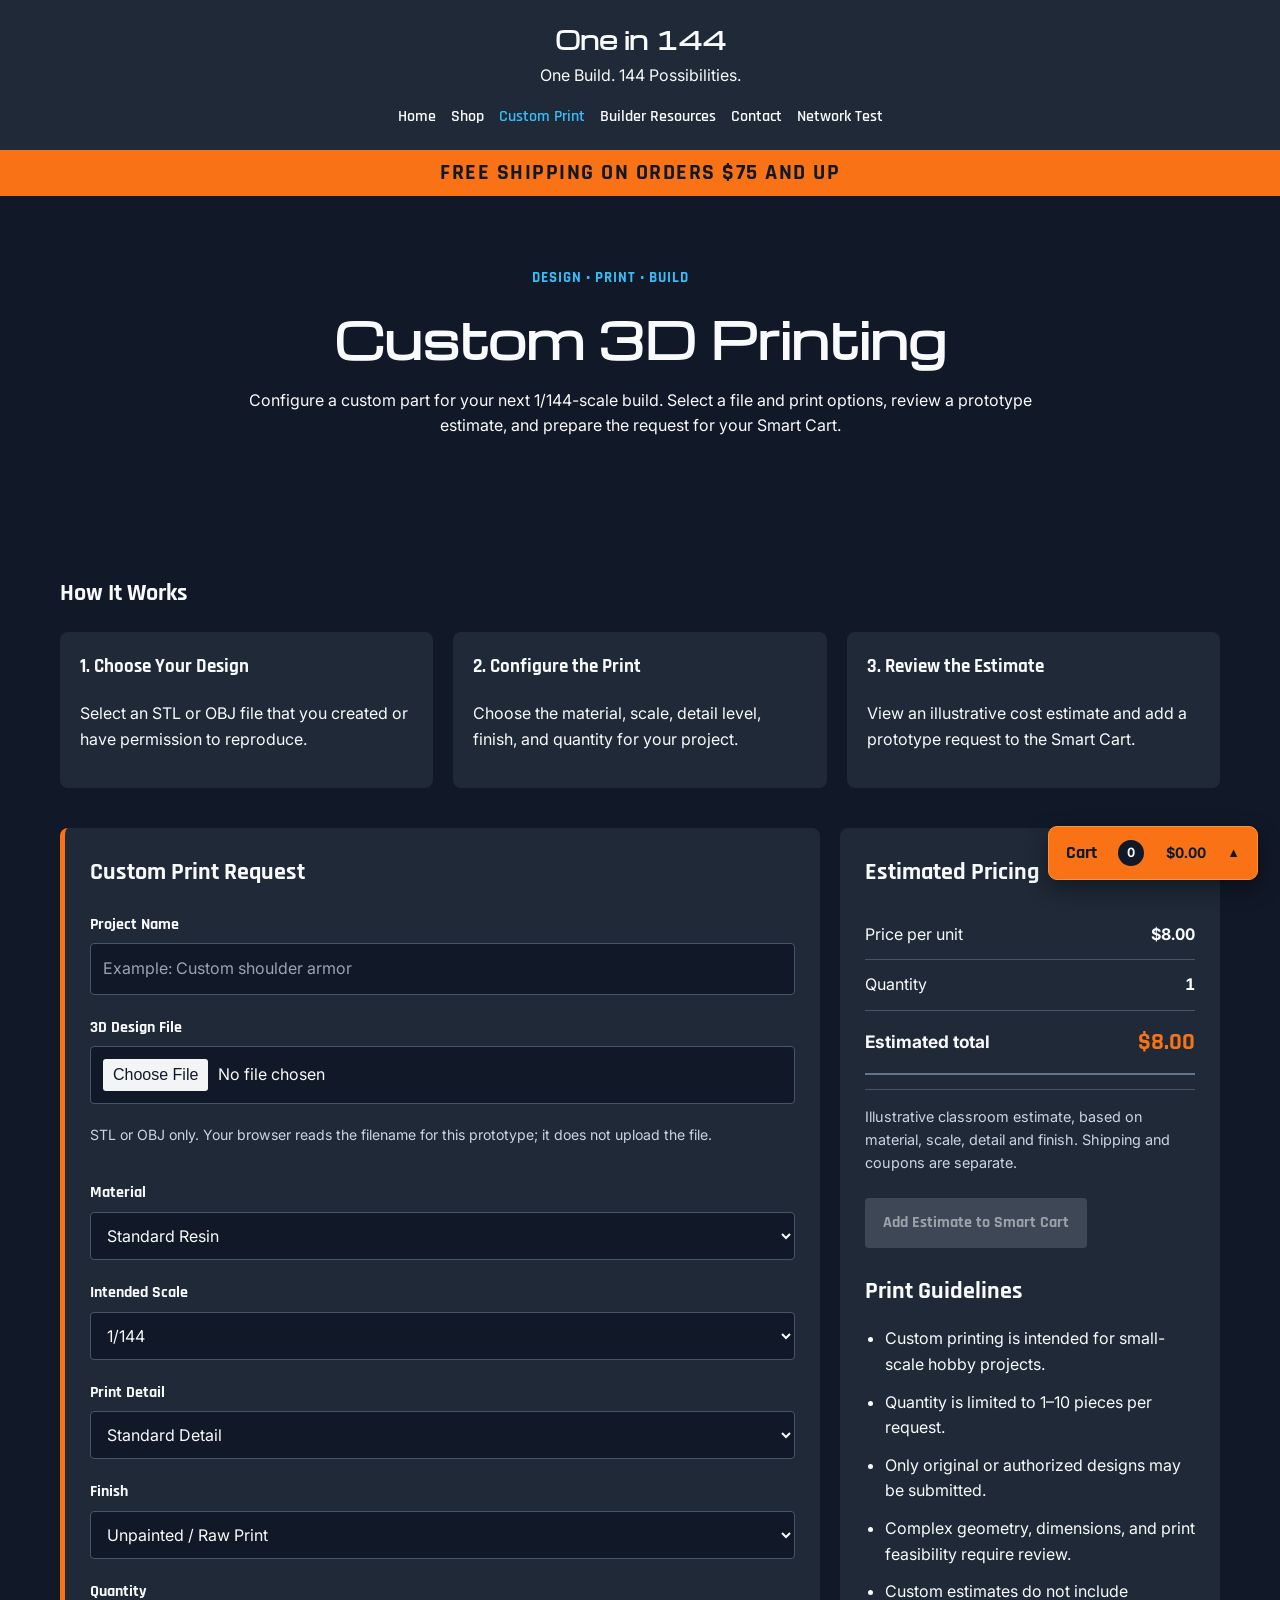
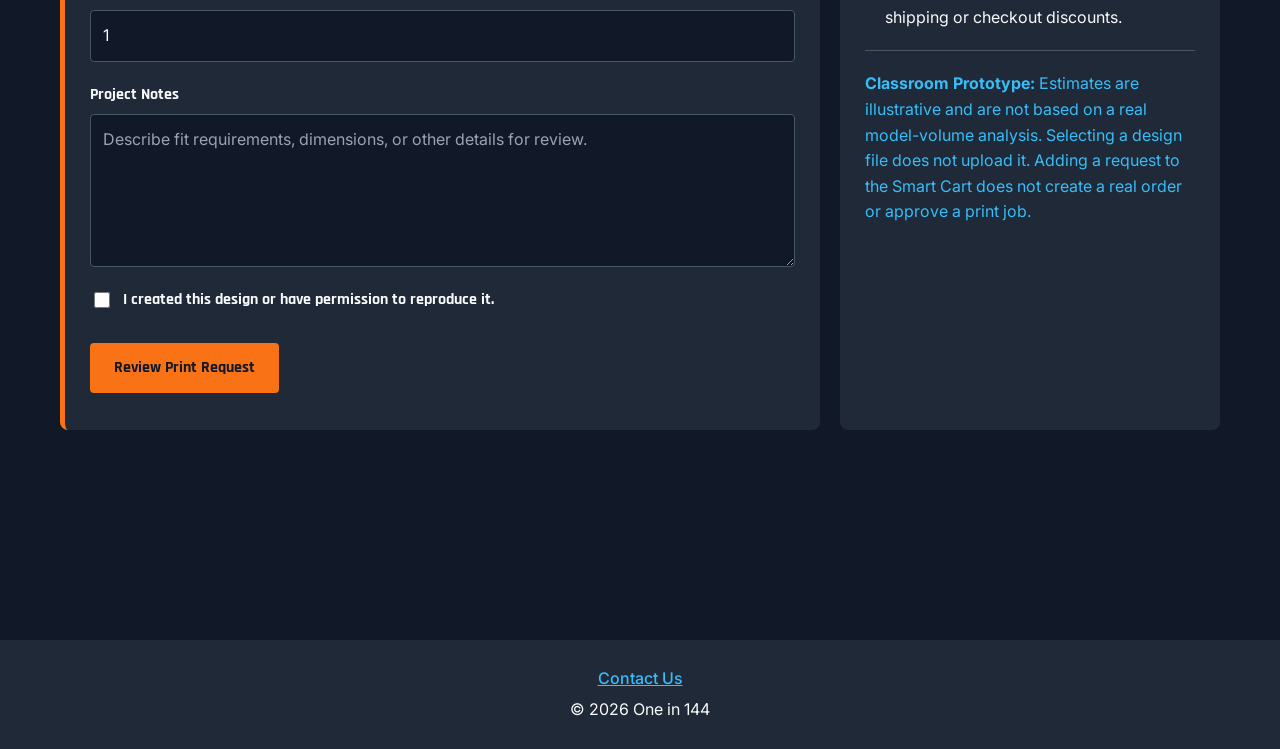
<file: custom-print.html>
<!DOCTYPE html>
<html lang="en">

<head>
    <!--
        Author: Adam Smithhisler
        Date: November 8, 2026
        Assignment: SDC260 Final Project - Week 5

        Purpose: Provide a configurable custom 3D
        printing request form, a prototype price
        estimate, and a future connection to the
        One in 144 Smart Cart. No files are uploaded.
    -->

    <meta charset="UTF-8">
    <meta name="viewport"
          content="width=device-width, initial-scale=1.0">

    <meta name="description"
          content="Configure a prototype custom 3D printing request for scale models, kitbash parts, and dioramas at One in 144.">

    <title>Custom 3D Printing | One in 144</title>

    <!-- Fonts -->
    <link rel="preconnect"
          href="https://fonts.googleapis.com">

    <link rel="preconnect"
          href="https://fonts.gstatic.com"
          crossorigin>

    <link
        href="https://fonts.googleapis.com/css2?family=Inter:wght@400;500;600;700&family=Michroma&family=Rajdhani:wght@500;600;700&display=swap"
        rel="stylesheet">

    <!-- Shared stylesheet and JavaScript -->
    <link rel="stylesheet" href="css/styles.css">
    <script src="js/script.js" defer></script>
</head>

<body>

    <!-- =====================================
         HEADER
    ====================================== -->

    <header>
        <div class="header-content">

            <h1>One in 144</h1>
            <p>One Build. 144 Possibilities.</p>

            <nav aria-label="Main navigation">
                <a href="index.html">Home</a>
                <a href="shop.html">Shop</a>

                <a href="custom-print.html"
                   aria-current="page">
                    Custom Print
                </a>

                <a href="resources.html">
                    Builder Resources
                </a>

                <a href="contact.html">Contact</a>
                <a href="network-test.html">Network Test</a>
            </nav>

        </div>
    </header>

    <div class="shipping-banner" role="status">
        FREE SHIPPING ON ORDERS $75 AND UP
    </div>

    <main>

        <!-- =====================================
             HERO SECTION
        ====================================== -->

        <section class="hero"
                 aria-labelledby="custom-print-heading">

            <p>DESIGN &bull; PRINT &bull; BUILD</p>

            <h2 id="custom-print-heading">
                Custom 3D Printing
            </h2>

            <p>
                Configure a custom part for your next
                1/144-scale build. Select a file and
                print options, review a prototype
                estimate, and prepare the request
                for your Smart Cart.
            </p>

        </section>

        <!-- =====================================
             HOW IT WORKS
        ====================================== -->

        <section aria-labelledby="how-it-works-heading">

            <h2 id="how-it-works-heading">
                How It Works
            </h2>

            <div class="category-grid">

                <article class="category-card">
                    <h3>1. Choose Your Design</h3>
                    <p>
                        Select an STL or OBJ file that
                        you created or have permission
                        to reproduce.
                    </p>
                </article>

                <article class="category-card">
                    <h3>2. Configure the Print</h3>
                    <p>
                        Choose the material, scale,
                        detail level, finish, and
                        quantity for your project.
                    </p>
                </article>

                <article class="category-card">
                    <h3>3. Review the Estimate</h3>
                    <p>
                        View an illustrative cost estimate
                        and add a prototype request
                        to the Smart Cart.
                    </p>
                </article>

            </div>

        </section>

        <!-- =====================================
             PRINT REQUEST LAYOUT
        ====================================== -->

        <section class="custom-print-layout"
                 aria-label="Custom printing request and guidelines">

            <article class="custom-print-form">

                <h2>Custom Print Request</h2>

                <form id="customPrintForm">

                    <!-- Project name -->
                    <div class="form-group">

                        <label for="print-name">
                            Project Name
                        </label>

                        <input
                            type="text"
                            id="print-name"
                            name="print-name"
                            maxlength="60"
                            placeholder="Example: Custom shoulder armor"
                            required>

                    </div>

                    <!-- Design file -->
                    <div class="form-group">

                        <label for="design-file">
                            3D Design File
                        </label>

                        <input
                            type="file"
                            id="design-file"
                            name="design-file"
                            accept=".stl,.obj"
                            required>

                        <p class="form-help">
                            STL or OBJ only. Your browser
                            reads the filename for this
                            prototype; it does not upload
                            the file.
                        </p>

                    </div>

                    <!-- Material -->
                    <div class="form-group">

                        <label for="material">
                            Material
                        </label>

                        <select id="material"
                                name="material"
                                required>

                            <option value="standard-resin">
                                Standard Resin
                            </option>

                            <option value="abs-resin">
                                ABS-Like Resin
                            </option>

                            <option value="pla">
                                PLA Prototype
                            </option>

                        </select>

                    </div>

                    <!-- Scale -->
                    <div class="form-group">

                        <label for="scale">
                            Intended Scale
                        </label>

                        <select id="scale"
                                name="scale"
                                required>

                            <option value="1-144">1/144</option>
                            <option value="1-100">1/100</option>
                            <option value="1-72">1/72</option>
                            <option value="other">
                                Other (manual review)
                            </option>

                        </select>

                    </div>

                    <!-- Detail level -->
                    <div class="form-group">

                        <label for="detail-level">
                            Print Detail
                        </label>

                        <select id="detail-level"
                                name="detail-level"
                                required>

                            <option value="standard">
                                Standard Detail
                            </option>

                            <option value="fine">
                                Fine Detail
                            </option>

                            <option value="ultra">
                                Ultra-Fine Detail
                            </option>

                        </select>

                    </div>

                    <!-- Finish -->
                    <div class="form-group">

                        <label for="finish">
                            Finish
                        </label>

                        <select id="finish"
                                name="finish"
                                required>

                            <option value="raw">
                                Unpainted / Raw Print
                            </option>

                            <option value="primed">
                                Primed for Painting
                            </option>

                        </select>

                    </div>

                    <!-- Quantity -->
                    <div class="form-group">

                        <label for="quantity">
                            Quantity
                        </label>

                        <input
                            type="number"
                            id="quantity"
                            name="quantity"
                            min="1"
                            max="10"
                            step="1"
                            value="1"
                            required>

                    </div>

                    <!-- Project notes -->
                    <div class="form-group">

                        <label for="notes">
                            Project Notes
                        </label>

                        <textarea
                            id="notes"
                            name="notes"
                            rows="5"
                            maxlength="500"
                            placeholder="Describe fit requirements, dimensions, or other details for review."></textarea>

                    </div>

                    <!-- Design permission -->
                    <div class="form-group checkbox-group">

                        <input
                            type="checkbox"
                            id="permission"
                            name="permission"
                            required>

                        <label for="permission">
                            I created this design or
                            have permission to reproduce it.
                        </label>

                    </div>

                    <!-- Form validation -->
                    <button
                        type="submit"
                        class="product-button"
                        id="customPrintSubmit">

                        Review Print Request

                    </button>

                    <p id="customPrintMessage"
                       class="form-message"
                       role="status"
                       aria-live="polite">
                    </p>

                </form>

            </article>

            <!-- =====================================
                 ESTIMATED PRICING
            ====================================== -->

            <aside class="print-guidelines">

                <h2>Estimated Pricing</h2>

                <!-- JavaScript updates pricing -->
                <div class="custom-print-estimate"
                     aria-live="polite"
                     aria-atomic="true">

                    <div class="summary-row">
                        <span>Price per unit</span>
                        <strong id="estimateUnitPrice">
                            Calculating...
                        </strong>
                    </div>

                    <div class="summary-row">
                        <span>Quantity</span>
                        <strong id="estimateQuantity">
                            1
                        </strong>
                    </div>

                    <div class="summary-row summary-total">
                        <span>Estimated total</span>
                        <strong id="estimateTotal">
                            Calculating...
                        </strong>
                    </div>

                    <p id="estimateBreakdown"
                       class="form-help">
                        Prices will respond to your
                        print selections.
                    </p>

                </div>

                <!-- Smart Cart integration -->
                <button
                    type="button"
                    class="product-button"
                    id="addCustomPrintToCart"
                    disabled>

                    Add Estimate to Smart Cart

                </button>

                <p id="customPrintCartMessage"
                   class="form-message"
                   role="status"
                   aria-live="polite">
                </p>

                <!-- =====================================
                     PRINT GUIDELINES
                ====================================== -->

                <h2>Print Guidelines</h2>

                <ul>
                    <li>
                        Custom printing is intended
                        for small-scale hobby projects.
                    </li>

                    <li>
                        Quantity is limited to
                        1–10 pieces per request.
                    </li>

                    <li>
                        Only original or authorized
                        designs may be submitted.
                    </li>

                    <li>
                        Complex geometry, dimensions,
                        and print feasibility require review.
                    </li>

                    <li>
                        Custom estimates do not include
                        shipping or checkout discounts.
                    </li>
                </ul>

                <p class="prototype-note">
                    <strong>Classroom Prototype:</strong>
                    Estimates are illustrative and are not
                    based on a real model-volume analysis.
                    Selecting a design file does not upload it.
                    Adding a request to the Smart Cart does not
                    create a real order or approve a print job.
                </p>

            </aside>

        </section>

    </main>

    <!-- =====================================
         FOOTER
    ====================================== -->

    <footer>
        <p>
            <a href="contact.html">Contact Us</a>
        </p>
        <p>&copy; 2026 One in 144</p>
    </footer>

</body>
</html>
</file>
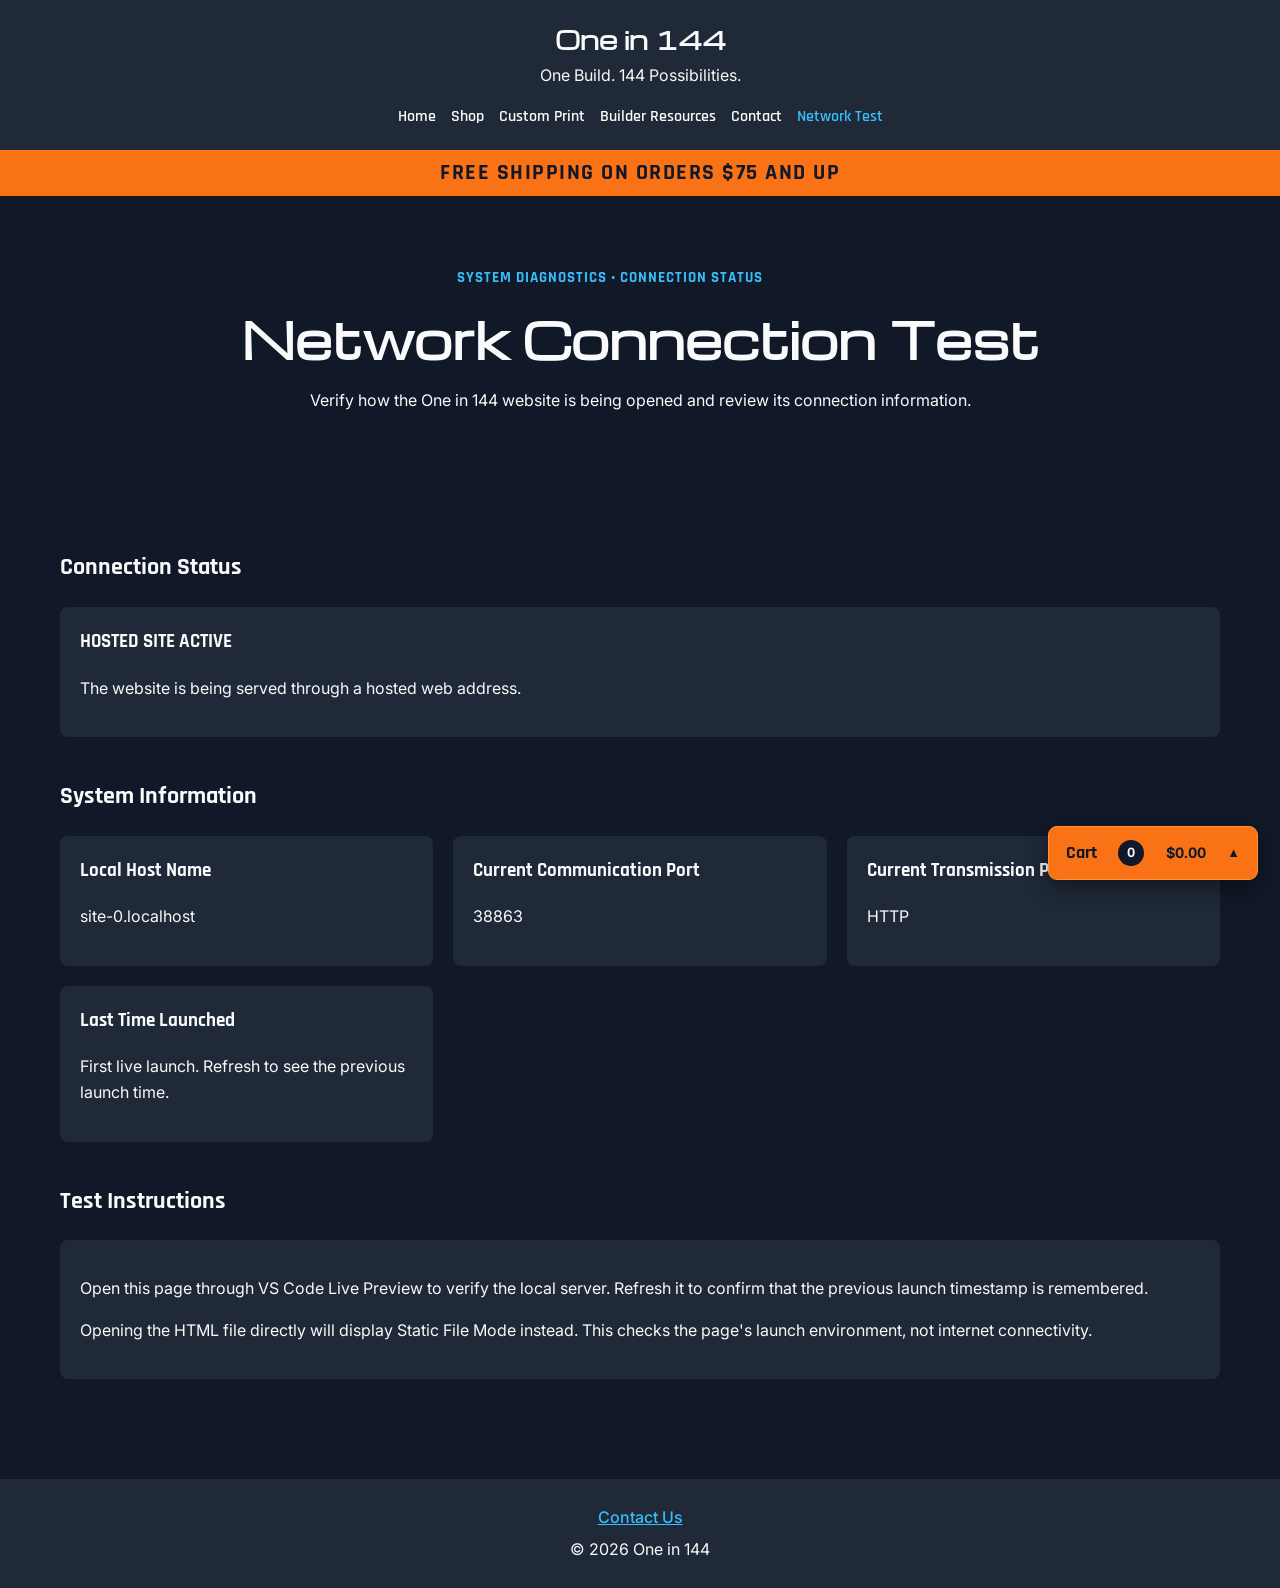
<file: network-test.html>
<!DOCTYPE html>
<html lang="en">
<head>
    <!--
        Author: Adam Smithhisler
        Date: November 8, 2026
        Assignment: SDC260 Final Project - Week 5
        Purpose: Display the website's local host, communication port,
                 transmission protocol, and previous launch time.
                 Detect whether the website runs through a local server,
                 a hosted website, or as a static HTML file.
    -->

    <meta charset="UTF-8">
    <meta name="viewport" content="width=device-width, initial-scale=1.0">
    <meta name="description" content="One in 144 network connection test and local development information.">
    <title>Network Connection Test | One in 144</title>

    <link rel="preconnect" href="https://fonts.googleapis.com">
    <link rel="preconnect" href="https://fonts.gstatic.com" crossorigin>
    <link href="https://fonts.googleapis.com/css2?family=Inter:wght@400;500;600;700&family=Michroma&family=Rajdhani:wght@500;600;700&display=swap" rel="stylesheet">

    <!-- Reuse the existing website stylesheet and Smart Cart. -->
    <link rel="stylesheet" href="css/styles.css">
    <script src="js/script.js" defer></script>
    <script src="js/network-test.js" defer></script>
</head>
<body>
    <header>
        <div class="header-content">
            <h1>One in 144</h1>
            <p>One Build. 144 Possibilities.</p>

            <nav aria-label="Main navigation">
                <a href="index.html">Home</a>
                <a href="shop.html">Shop</a>
                <a href="custom-print.html">Custom Print</a>
                <a href="resources.html">Builder Resources</a>
                <a href="contact.html">Contact</a>
                <a href="network-test.html" aria-current="page">Network Test</a>
            </nav>
        </div>
    </header>

    <div class="shipping-banner" role="status">
        FREE SHIPPING ON ORDERS $75 AND UP
    </div>

    <main>
        <section class="hero" aria-labelledby="network-heading">
            <p>SYSTEM DIAGNOSTICS • CONNECTION STATUS</p>
            <h2 id="network-heading">Network Connection Test</h2>
            <p>Verify how the One in 144 website is being opened and review its connection information.</p>
        </section>

        <section aria-labelledby="status-heading">
            <h2 id="status-heading">Connection Status</h2>
            <article class="category-card">
                <h3 id="connectionStatus" role="status" aria-live="polite">Checking connection...</h3>
                <p id="connectionDescription">Reading the current website address.</p>
            </article>
        </section>

        <section aria-labelledby="information-heading">
            <h2 id="information-heading">System Information</h2>
            <div class="category-grid">
                <article class="category-card">
                    <h3>Local Host Name</h3>
                    <p id="hostInfo">Checking...</p>
                </article>
                <article class="category-card">
                    <h3>Current Communication Port</h3>
                    <p id="portInfo">Checking...</p>
                </article>
                <article class="category-card">
                    <h3>Current Transmission Protocol</h3>
                    <p id="protocolInfo">Checking...</p>
                </article>
                <article class="category-card">
                    <h3>Last Time Launched</h3>
                    <p id="lastLaunchInfo">Checking...</p>
                </article>
            </div>
        </section>

        <section aria-labelledby="testing-heading">
            <h2 id="testing-heading">Test Instructions</h2>
            <div class="category-card">
                <p>Open this page through VS Code Live Preview to verify the local server. Refresh it to confirm that the previous launch timestamp is remembered.</p>
                <p>Opening the HTML file directly will display Static File Mode instead. This checks the page's launch environment, not internet connectivity.</p>
            </div>
        </section>
    </main>

    <footer>
        <p><a href="contact.html">Contact Us</a></p>
        <p>&copy; 2026 One in 144</p>
    </footer>
</body>
</html>
</file>
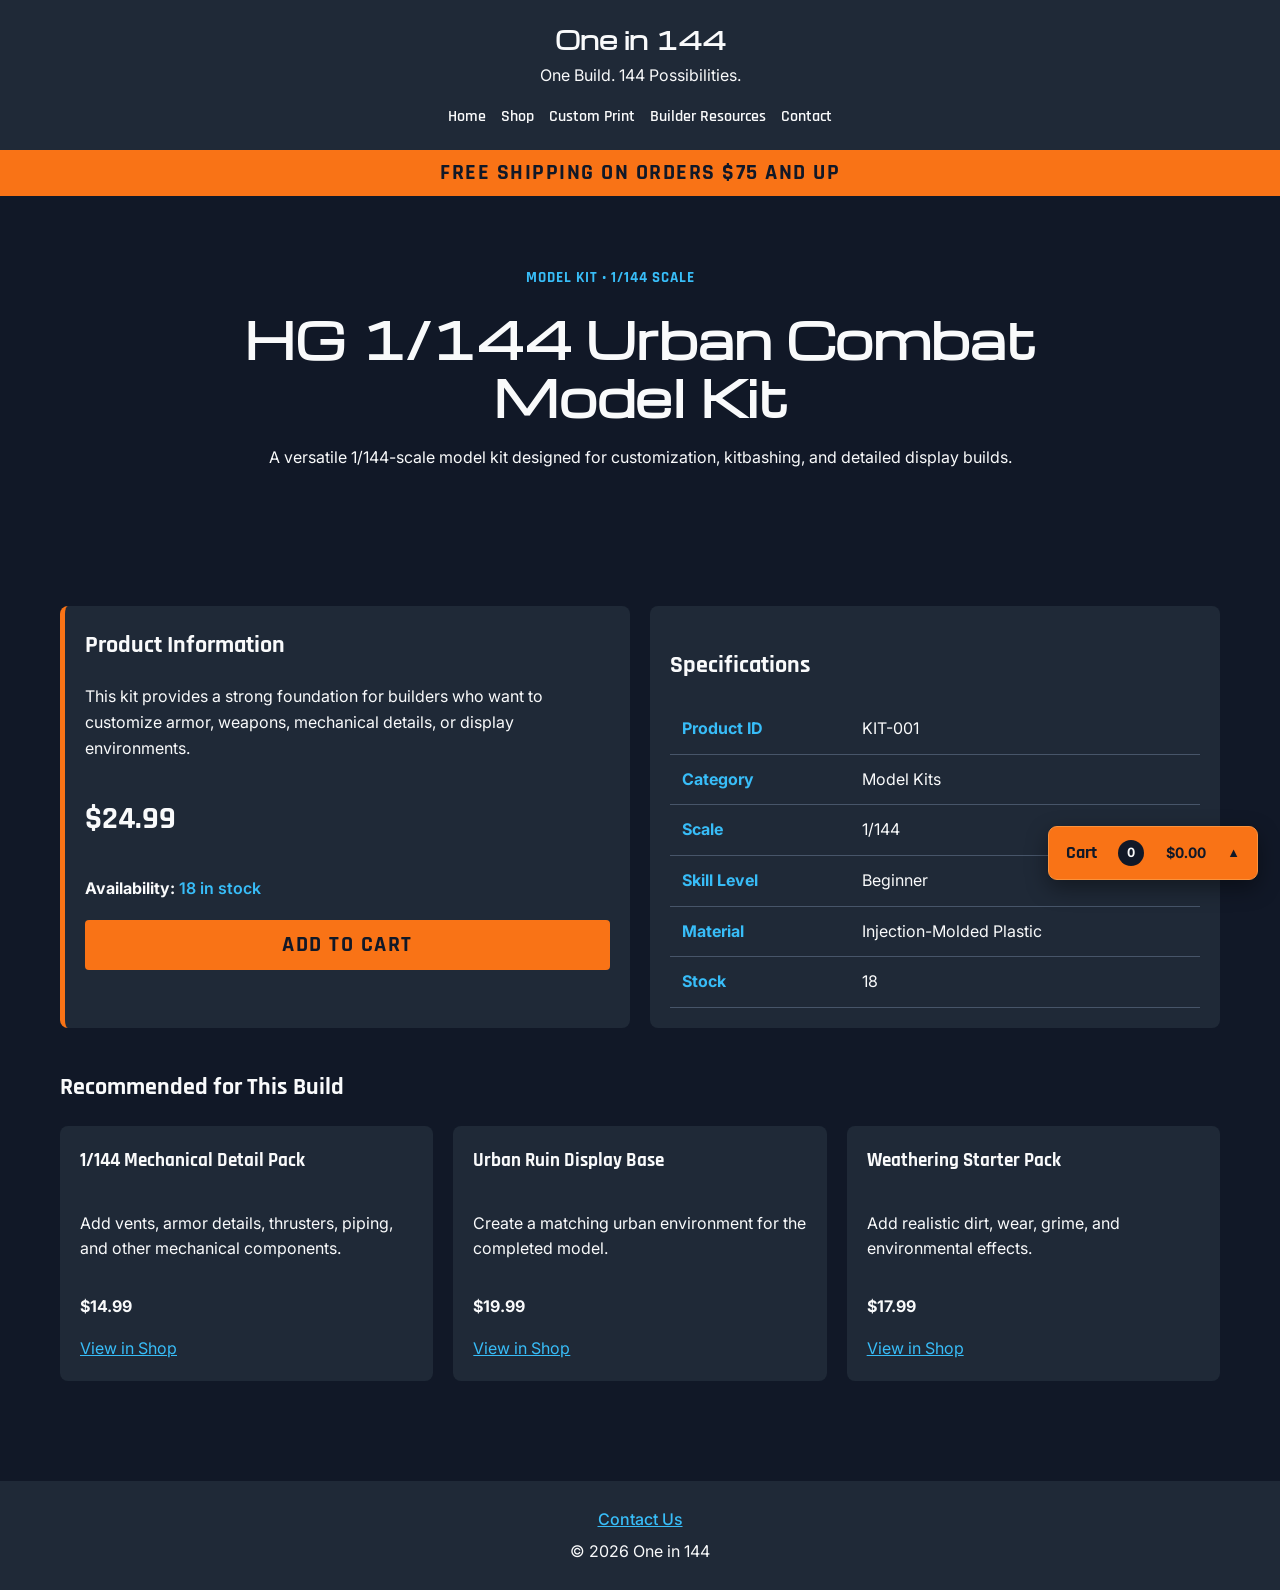
<file: product.html>
<!DOCTYPE html>
<html lang="en">

<head>
    <!--
        Author: Adam Smithhisler
        Date: 11/1/2026
        Assignment: SDC260 Final Project - Week 4
        Purpose: Product details page for the One in 144
                 e-commerce website. Displays product
                 information, specifications, inventory,
                 shopping cart controls, and recommended
                 products using shared JavaScript.
    -->

    <meta charset="UTF-8">
    <meta name="viewport" content="width=device-width, initial-scale=1.0">

    <meta name="description"
        content="Explore the HG 1/144 Urban Combat Model Kit at One in 144. View specifications, check inventory, and add the model kit to your shopping cart.">

    <title>HG 1/144 Urban Combat Model Kit | One in 144</title>

    <!-- ========================================
         FONTS
    ========================================= -->

    <link rel="preconnect" href="https://fonts.googleapis.com">

    <link rel="preconnect" href="https://fonts.gstatic.com" crossorigin>

    <link
        href="https://fonts.googleapis.com/css2?family=Inter:wght@400;500;600;700&family=Michroma&family=Rajdhani:wght@500;600;700&display=swap"
        rel="stylesheet">

    <!-- ========================================
         STYLESHEET
    ========================================= -->

    <link rel="stylesheet" href="css/styles.css">

    <!-- ========================================
         SHARED JAVASCRIPT
    ========================================= -->

    <script src="js/script.js" defer></script>

</head>

<body>

    <!-- ========================================
         HEADER AND NAVIGATION
    ========================================= -->

    <header>

        <div class="header-content">

            <h1>One in 144</h1>

            <p>One Build. 144 Possibilities.</p>

            <nav aria-label="Main navigation">

                <a href="index.html">
                    Home
                </a>

                <a href="shop.html">
                    Shop
                </a>

                <a href="custom-print.html">
                    Custom Print
                </a>

                <a href="resources.html">
                    Builder Resources
                </a>

                <a href="contact.html">
                    Contact
                </a>

            </nav>

            <!-- ========================================
                 CART SUMMARY
            ========================================= -->

            <div class="header-cart-summary" id="headerCartSummary" aria-live="polite">

                <span>
                    Cart Items:
                    <strong id="homeCartCount">0</strong>
                </span>

                <span>
                    Subtotal:
                    <strong id="homeCartSubtotal">$0.00</strong>
                </span>

                <a href="cart.html">
                    View Cart
                </a>

            </div>

        </div>

    </header>

    <!-- ========================================
         FREE SHIPPING BANNER
    ========================================= -->

    <div class="shipping-banner" role="status">
        FREE SHIPPING ON ORDERS $75 AND UP
    </div>

    <!-- ========================================
         MAIN CONTENT
    ========================================= -->

    <main>

        <!-- ========================================
             PRODUCT HERO
        ========================================= -->

        <section class="hero">

            <p>
                MODEL KIT • 1/144 SCALE
            </p>

            <h2>
                HG 1/144 Urban Combat Model Kit
            </h2>

            <p>
                A versatile 1/144-scale model kit designed
                for customization, kitbashing, and detailed
                display builds.
            </p>

        </section>

        <!-- ========================================
             PRODUCT DETAILS
        ========================================= -->

        <section class="product-detail" aria-label="Product details">

            <!-- ========================================
                 PRODUCT INFORMATION
            ========================================= -->

            <article class="category-card product-info" id="productDetails" data-product-id="KIT-001">

                <h2>Product Information</h2>

                <p>
                    This kit provides a strong foundation
                    for builders who want to customize
                    armor, weapons, mechanical details,
                    or display environments.
                </p>

                <!-- Product price -->
                <p class="product-price" id="productPrice">
                    $24.99
                </p>

                <!-- ========================================
                     INVENTORY AVAILABILITY
                ========================================= -->

                <!--
                    WEEK 4 INVENTORY MANAGEMENT

                    JavaScript will retrieve the available
                    stock for product KIT-001 from the shared
                    inventory stored in localStorage.

                    This display must update when:
                    - A product is added to the cart
                    - Cart quantities are changed
                    - A product is removed from the cart
                    - The entire cart is cleared
                    - The page is refreshed
                -->

                <p class="product-availability" id="productAvailability" aria-live="polite">

                    <strong>Availability:</strong>

                    <span id="productStock">
                        18
                    </span>

                    <span id="productStockLabel">
                        in stock
                    </span>

                </p>

                <!-- ========================================
                     ADD TO CART
                ========================================= -->

                <!--
                    This button retains the existing
                    add-to-cart class and data-product-id
                    used by js/script.js.

                    WEEK 4:
                    JavaScript will disable the button when
                    product stock reaches zero.
                -->

                <button type="button" id="productAddToCart" class="add-to-cart product-page-add-to-cart"
                    data-product-id="KIT-001">

                    Add to Cart

                </button>

                <!--
                    Displayed when the product is unavailable.
                    JavaScript controls its visibility.
                -->

                <p id="productOutOfStockMessage" class="out-of-stock-message" role="status" hidden>

                    This product is currently out of stock.

                </p>

            </article>

            <!-- ========================================
                 PRODUCT SPECIFICATIONS
            ========================================= -->

            <article class="category-card">

                <h2>Specifications</h2>

                <table class="product-table">

                    <tbody>

                        <tr>
                            <th scope="row">
                                Product ID
                            </th>
                            <td>KIT-001</td>
                        </tr>

                        <tr>
                            <th scope="row">
                                Category
                            </th>
                            <td>Model Kits</td>
                        </tr>

                        <tr>
                            <th scope="row">
                                Scale
                            </th>
                            <td>1/144</td>
                        </tr>

                        <tr>
                            <th scope="row">
                                Skill Level
                            </th>
                            <td>Beginner</td>
                        </tr>

                        <tr>
                            <th scope="row">
                                Material
                            </th>
                            <td>Injection-Molded Plastic</td>
                        </tr>

                        <tr>
                            <th scope="row">
                                Stock
                            </th>
                            <td id="productTableStock">
                                18
                            </td>
                        </tr>

                    </tbody>

                </table>

            </article>

        </section>

        <!-- ========================================
             RECOMMENDED PRODUCTS
        ========================================= -->

        <section aria-labelledby="recommended-heading">

            <h2 id="recommended-heading">
                Recommended for This Build
            </h2>

            <div class="product-grid">

                <!-- ========================================
                     MECHANICAL DETAIL PACK
                ========================================= -->

                <article class="product-card" data-featured-id="KBP-014">

                    <h3>
                        1/144 Mechanical Detail Pack
                    </h3>

                    <p>
                        Add vents, armor details, thrusters,
                        piping, and other mechanical components.
                    </p>

                    <p>
                        <strong>$14.99</strong>
                    </p>

                    <a href="shop.html">
                        View in Shop
                    </a>

                </article>

                <!-- ========================================
                     URBAN RUIN DISPLAY BASE
                ========================================= -->

                <article class="product-card" data-featured-id="DIO-003">

                    <h3>
                        Urban Ruin Display Base
                    </h3>

                    <p>
                        Create a matching urban environment
                        for the completed model.
                    </p>

                    <p>
                        <strong>$19.99</strong>
                    </p>

                    <a href="shop.html">
                        View in Shop
                    </a>

                </article>

                <!-- ========================================
                     WEATHERING STARTER PACK
                ========================================= -->

                <article class="product-card" data-featured-id="WTH-005">

                    <h3>
                        Weathering Starter Pack
                    </h3>

                    <p>
                        Add realistic dirt, wear, grime,
                        and environmental effects.
                    </p>

                    <p>
                        <strong>$17.99</strong>
                    </p>

                    <a href="shop.html">
                        View in Shop
                    </a>

                </article>

            </div>

        </section>

    </main>

    <!-- ========================================
         ADD TO CART NOTIFICATION
    ========================================= -->

    <!--
        WEEK 4 VISUAL FEEDBACK

        JavaScript will display a temporary notification
        after a product has been added successfully.

        The notification supplements the cart count
        and subtotal changes in the navigation.
    -->

    <div id="cartNotification" class="cart-notification" role="status" aria-live="polite" aria-atomic="true" hidden>

        Product added to your cart.

    </div>

    <!-- ========================================
         OUT OF STOCK TOOLTIP
    ========================================= -->

    <!--
        WEEK 4 INVENTORY AWARENESS

        JavaScript will show this tooltip when the cursor
        moves over an unavailable product.

        The Add to Cart button will be disabled when
        stock reaches zero.
    -->

    <div id="outOfStockTooltip" class="out-of-stock-tooltip" role="tooltip" hidden>

        Out of Stock

    </div>

    <!-- ========================================
         FOOTER
    ========================================= -->

    <footer>

        <p>
            <a href="contact.html">
                Contact Us
            </a>
        </p>

        <p>
            &copy; 2026 One in 144
        </p>

    </footer>

</body>

</html>
</file>
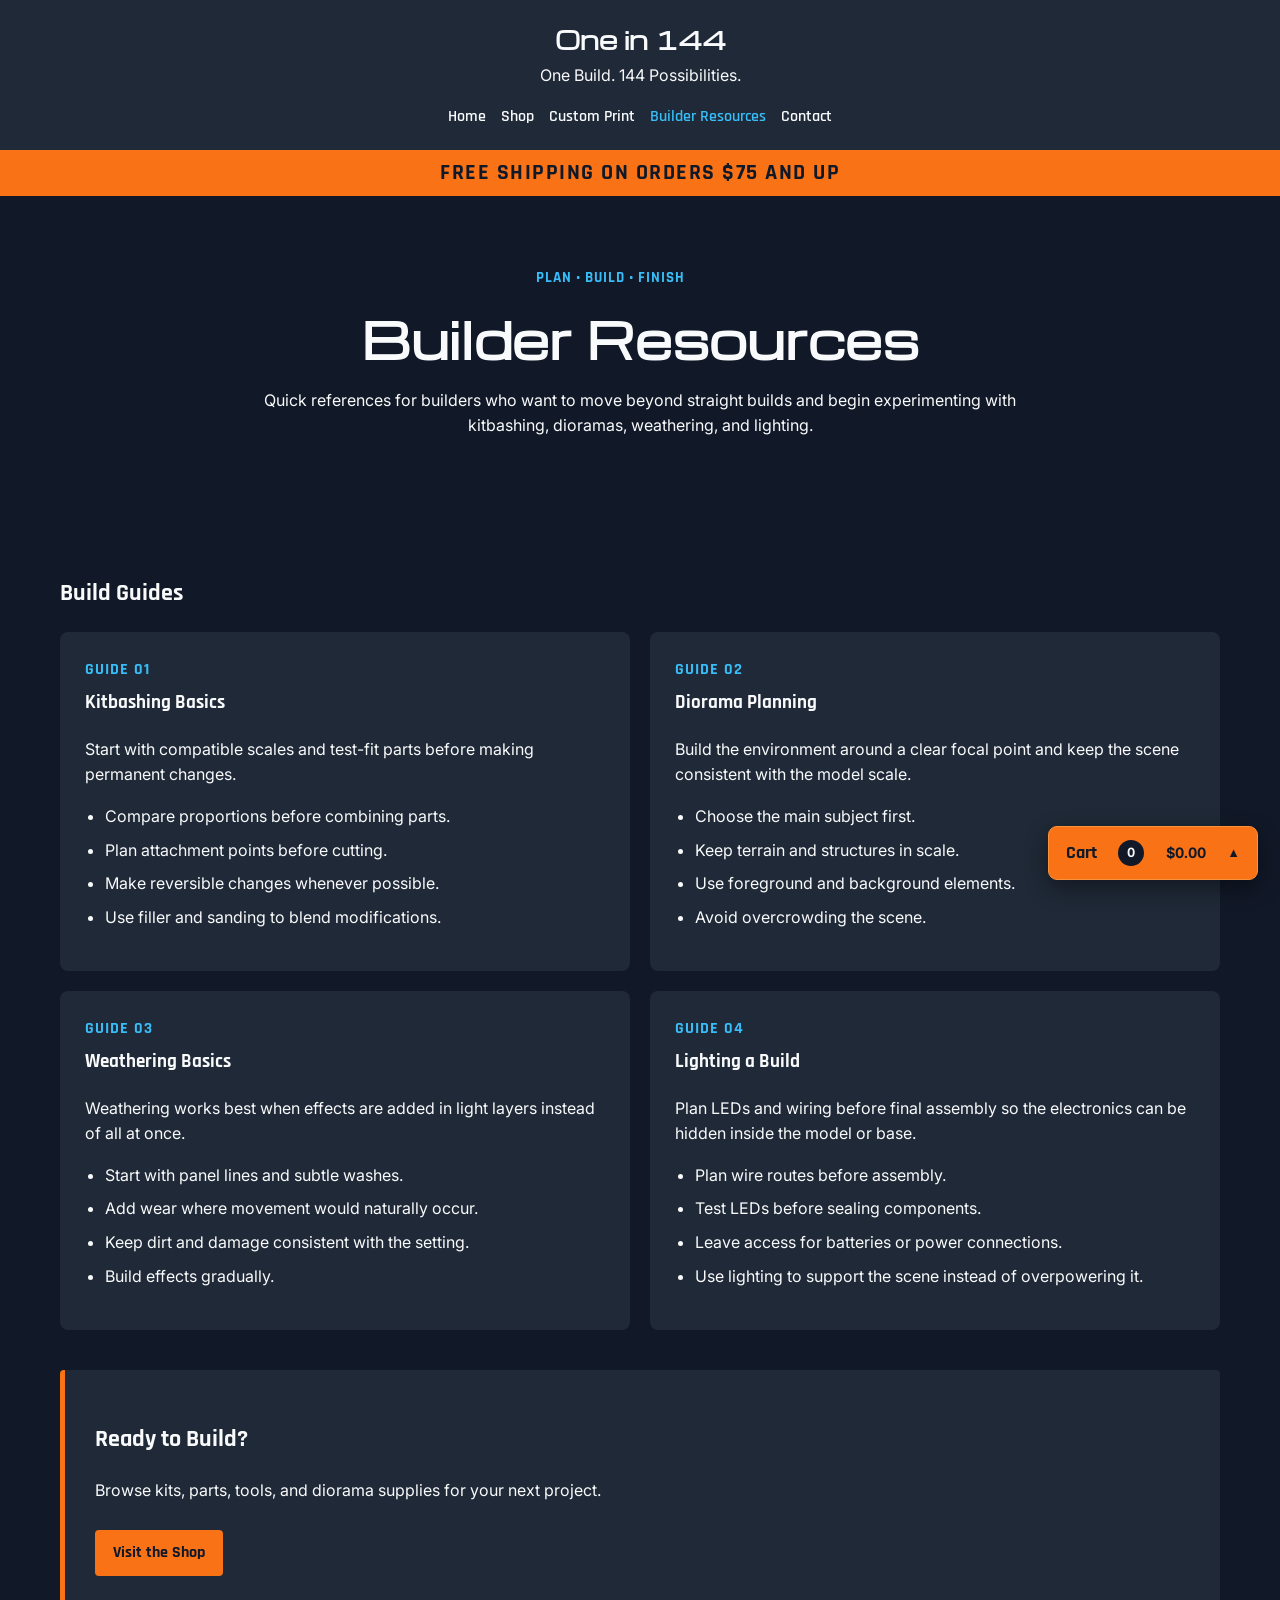
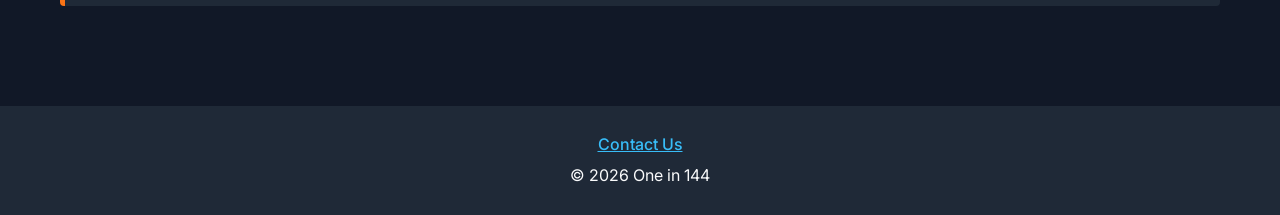
<file: resources.html>
<!DOCTYPE html>
<html lang="en">

<head>
    <!--
        Author: Adam Smithhisler
        Date: 11/1/2026
        Assignment: SDC260 Final Project - Week 4
        Purpose: Builder resources page for the One in 144
                 e-commerce website. Provides reference guides
                 for kitbashing, diorama planning, weathering,
                 and lighting, with shared cart information.
    -->

    <meta charset="UTF-8">
    <meta name="viewport" content="width=device-width, initial-scale=1.0">

    <meta name="description"
        content="Explore One in 144 builder resources covering kitbashing, diorama planning, weathering techniques, and model lighting.">

    <title>Builder Resources | One in 144</title>

    <!-- ========================================
         FONTS
    ========================================= -->

    <link rel="preconnect" href="https://fonts.googleapis.com">

    <link rel="preconnect" href="https://fonts.gstatic.com" crossorigin>

    <link
        href="https://fonts.googleapis.com/css2?family=Inter:wght@400;500;600;700&family=Michroma&family=Rajdhani:wght@500;600;700&display=swap"
        rel="stylesheet">

    <!-- ========================================
         STYLESHEET
    ========================================= -->

    <link rel="stylesheet" href="css/styles.css">

    <!-- ========================================
         SHARED JAVASCRIPT
    ========================================= -->

    <script src="js/script.js" defer></script>

</head>

<body>

    <!-- ========================================
         HEADER AND NAVIGATION
    ========================================= -->

    <header>

        <div class="header-content">

            <h1>One in 144</h1>

            <p>One Build. 144 Possibilities.</p>

            <nav aria-label="Main navigation">

                <a href="index.html">
                    Home
                </a>

                <a href="shop.html">
                    Shop
                </a>

                <a href="custom-print.html">
                    Custom Print
                </a>

                <a href="resources.html" aria-current="page">
                    Builder Resources
                </a>

                <a href="contact.html">
                    Contact
                </a>

            </nav>

            <!-- ========================================
                 HEADER CART SUMMARY
            ========================================= -->

            <!--
                WEEK 4 CART INTEGRATION

                The shared JavaScript updates the cart
                count and subtotal from localStorage.

                This allows customers to see their
                active cart information when navigating
                between different website pages.
            -->

            <div class="header-cart-summary" id="headerCartSummary" aria-live="polite">

                <span>
                    Cart Items:
                    <strong id="homeCartCount">0</strong>
                </span>

                <span>
                    Subtotal:
                    <strong id="homeCartSubtotal">$0.00</strong>
                </span>

            </div>

        </div>

    </header>

    <!-- ========================================
         FREE SHIPPING BANNER
    ========================================= -->

    <div class="shipping-banner" role="status">
        FREE SHIPPING ON ORDERS $75 AND UP
    </div>

    <!-- ========================================
         MAIN CONTENT
    ========================================= -->

    <main>

        <!-- ========================================
             HERO SECTION
        ========================================= -->

        <section class="hero">

            <p>
                PLAN • BUILD • FINISH
            </p>

            <h2>
                Builder Resources
            </h2>

            <p>
                Quick references for builders who want
                to move beyond straight builds and begin
                experimenting with kitbashing, dioramas,
                weathering, and lighting.
            </p>

        </section>

        <!-- ========================================
             BUILD GUIDES
        ========================================= -->

        <section aria-labelledby="build-guides-heading">

            <h2 id="build-guides-heading">
                Build Guides
            </h2>

            <div class="resource-grid">

                <!-- ========================================
                     GUIDE 01 - KITBASHING
                ========================================= -->

                <article class="resource-card">

                    <p class="resource-label">
                        GUIDE 01
                    </p>

                    <h3>
                        Kitbashing Basics
                    </h3>

                    <p>
                        Start with compatible scales and
                        test-fit parts before making
                        permanent changes.
                    </p>

                    <ul>

                        <li>
                            Compare proportions before
                            combining parts.
                        </li>

                        <li>
                            Plan attachment points
                            before cutting.
                        </li>

                        <li>
                            Make reversible changes
                            whenever possible.
                        </li>

                        <li>
                            Use filler and sanding to
                            blend modifications.
                        </li>

                    </ul>

                </article>

                <!-- ========================================
                     GUIDE 02 - DIORAMAS
                ========================================= -->

                <article class="resource-card">

                    <p class="resource-label">
                        GUIDE 02
                    </p>

                    <h3>
                        Diorama Planning
                    </h3>

                    <p>
                        Build the environment around a clear
                        focal point and keep the scene
                        consistent with the model scale.
                    </p>

                    <ul>

                        <li>
                            Choose the main subject first.
                        </li>

                        <li>
                            Keep terrain and structures
                            in scale.
                        </li>

                        <li>
                            Use foreground and
                            background elements.
                        </li>

                        <li>
                            Avoid overcrowding the scene.
                        </li>

                    </ul>

                </article>

                <!-- ========================================
                     GUIDE 03 - WEATHERING
                ========================================= -->

                <article class="resource-card">

                    <p class="resource-label">
                        GUIDE 03
                    </p>

                    <h3>
                        Weathering Basics
                    </h3>

                    <p>
                        Weathering works best when effects
                        are added in light layers instead
                        of all at once.
                    </p>

                    <ul>

                        <li>
                            Start with panel lines
                            and subtle washes.
                        </li>

                        <li>
                            Add wear where movement
                            would naturally occur.
                        </li>

                        <li>
                            Keep dirt and damage consistent
                            with the setting.
                        </li>

                        <li>
                            Build effects gradually.
                        </li>

                    </ul>

                </article>

                <!-- ========================================
                     GUIDE 04 - LIGHTING
                ========================================= -->

                <article class="resource-card">

                    <p class="resource-label">
                        GUIDE 04
                    </p>

                    <h3>
                        Lighting a Build
                    </h3>

                    <p>
                        Plan LEDs and wiring before final
                        assembly so the electronics can be
                        hidden inside the model or base.
                    </p>

                    <ul>

                        <li>
                            Plan wire routes
                            before assembly.
                        </li>

                        <li>
                            Test LEDs before
                            sealing components.
                        </li>

                        <li>
                            Leave access for batteries
                            or power connections.
                        </li>

                        <li>
                            Use lighting to support the
                            scene instead of overpowering it.
                        </li>

                    </ul>

                </article>

            </div>

        </section>

        <!-- ========================================
             SHOP CALL TO ACTION
        ========================================= -->

        <section class="custom-print">

            <h2>
                Ready to Build?
            </h2>

            <p>
                Browse kits, parts, tools, and diorama
                supplies for your next project.
            </p>

            <a href="shop.html">
                Visit the Shop
            </a>

        </section>

    </main>

    <!-- ========================================
         FOOTER
    ========================================= -->

    <footer>

        <p>
            <a href="contact.html">
                Contact Us
            </a>
        </p>

        <p>
            &copy; 2026 One in 144
        </p>

    </footer>

</body>

</html>
</file>
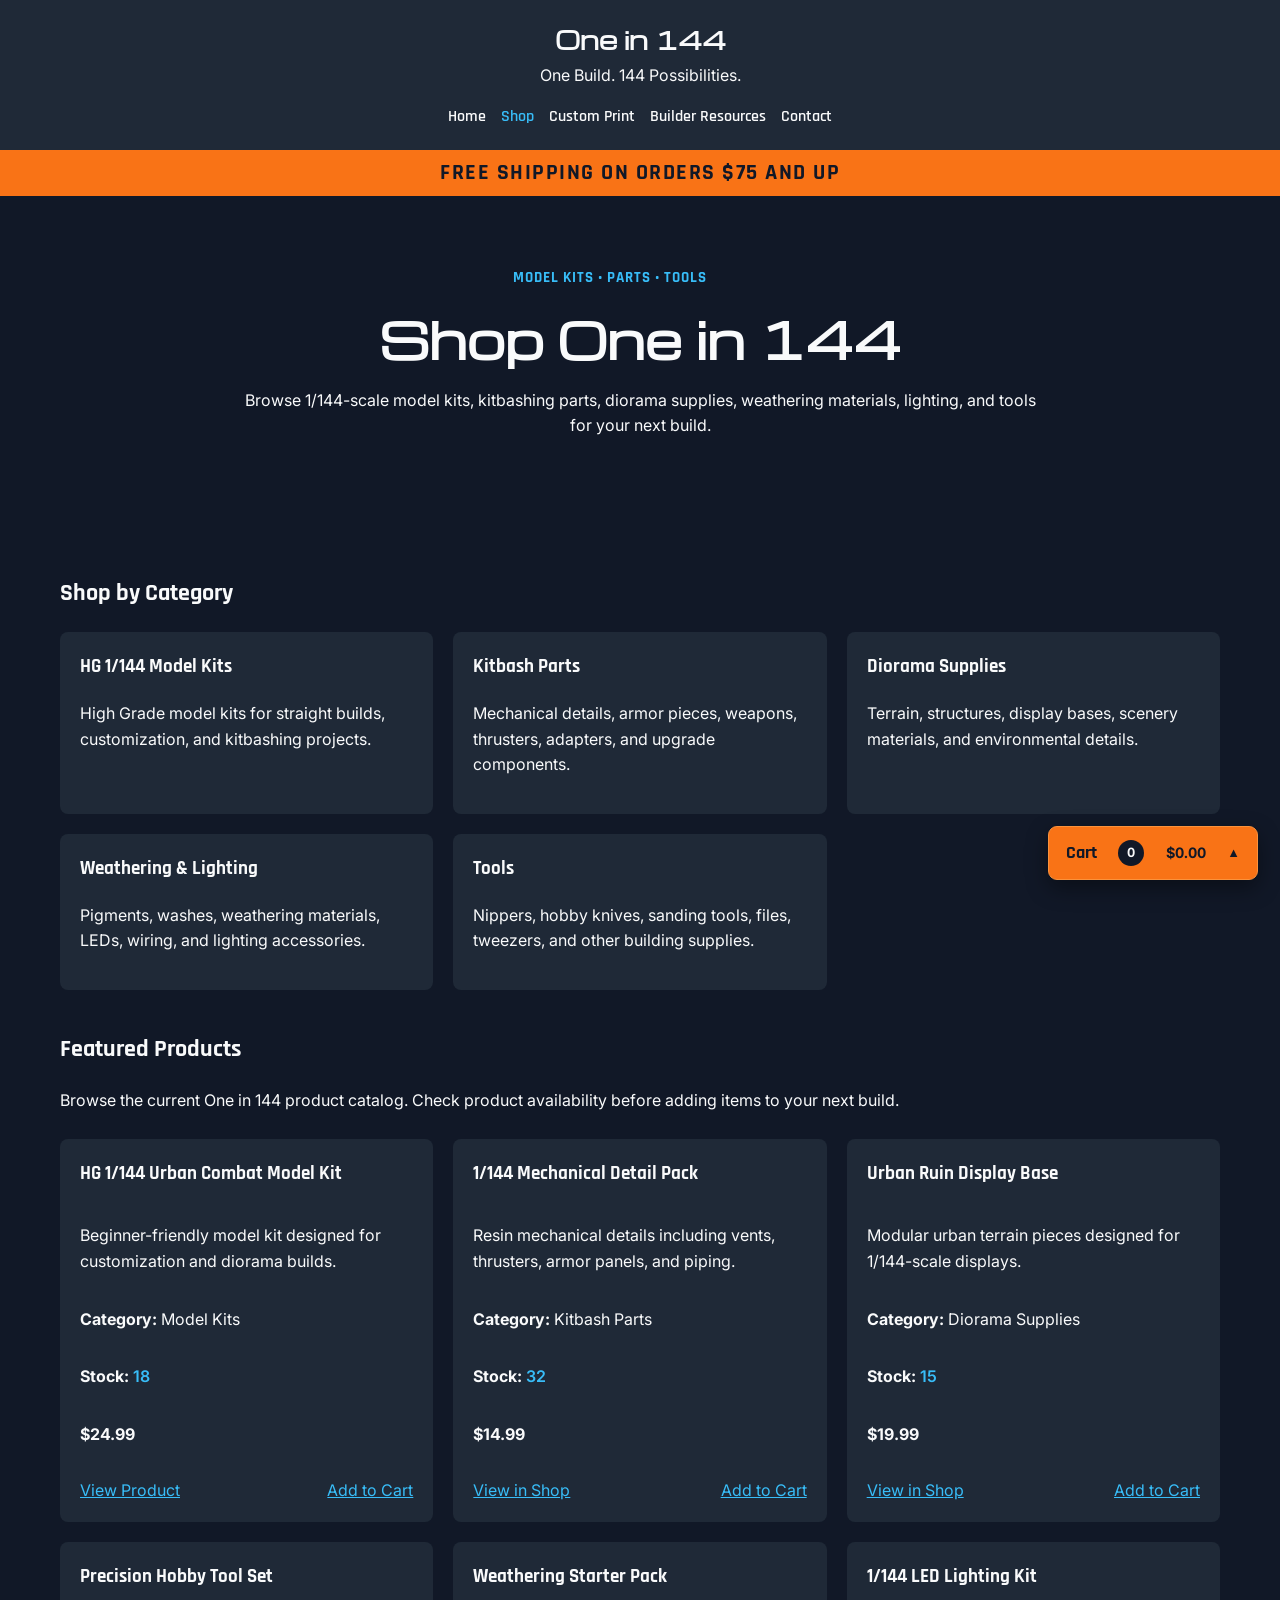
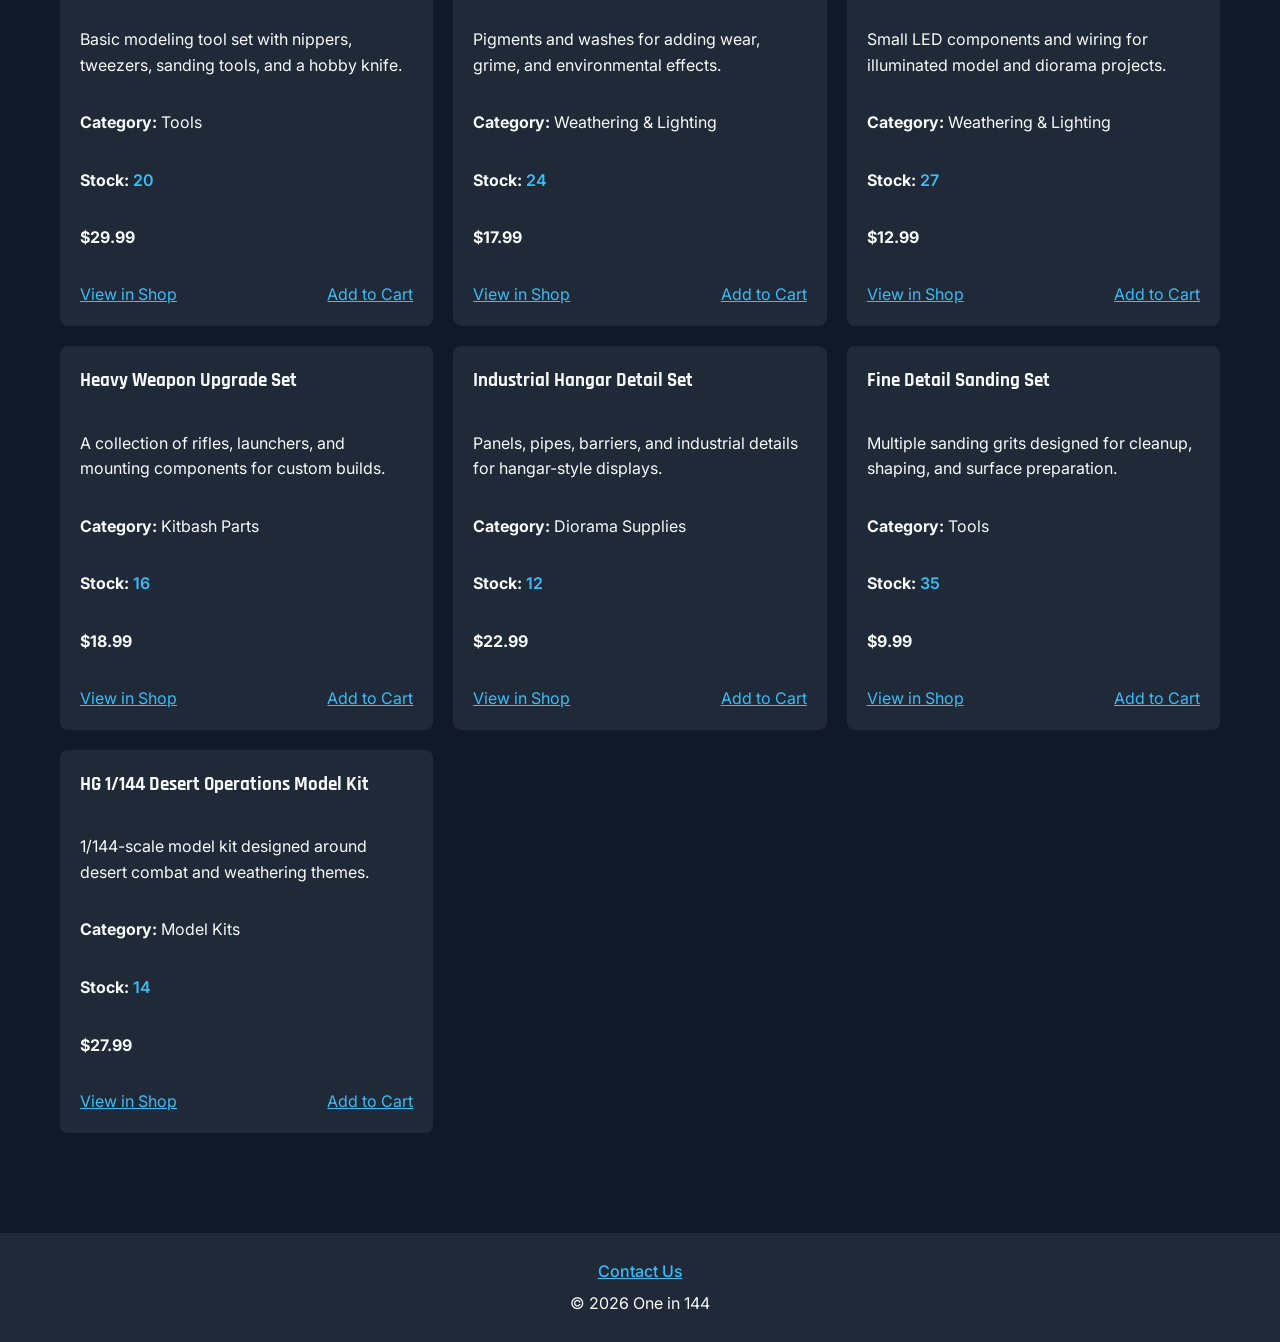
<file: shop.html>
<!DOCTYPE html>
<html lang="en">

<head>
    <!--
        Author: Adam Smithhisler
        Date: 11/1/2026
        Assignment: SDC260 Final Project - Week 4
        Purpose: Shop page for the One in 144 e-commerce website.
                 Dynamically displays the product catalog and
                 supports shopping cart interactions, persistent
                 inventory, stock availability, and visual feedback.
    -->

    <meta charset="UTF-8">
    <meta name="viewport" content="width=device-width, initial-scale=1.0">

    <meta name="description"
        content="Shop 1/144-scale model kits, kitbash parts, diorama supplies, weathering materials, lighting, and hobby tools at One in 144.">

    <title>Shop | One in 144</title>

    <!-- ========================================
         FONTS
    ========================================= -->

    <link rel="preconnect" href="https://fonts.googleapis.com">
    <link rel="preconnect" href="https://fonts.gstatic.com" crossorigin>

    <link
        href="https://fonts.googleapis.com/css2?family=Inter:wght@400;500;600;700&family=Michroma&family=Rajdhani:wght@500;600;700&display=swap"
        rel="stylesheet">

    <!-- ========================================
         STYLESHEET
    ========================================= -->

    <link rel="stylesheet" href="css/styles.css">

    <!-- ========================================
         SHARED JAVASCRIPT
    ========================================= -->

    <script src="js/script.js" defer></script>

</head>

<body>

    <!-- ========================================
         HEADER AND NAVIGATION
    ========================================= -->

    <header>

        <div class="header-content">

            <h1>One in 144</h1>

            <p>One Build. 144 Possibilities.</p>

            <nav aria-label="Main navigation">

                <a href="index.html">
                    Home
                </a>

                <a href="shop.html" aria-current="page">
                    Shop
                </a>

                <a href="custom-print.html">
                    Custom Print
                </a>

                <a href="resources.html">
                    Builder Resources
                </a>

                <a href="contact.html">
                    Contact
                </a>


            </nav>

            <!-- ========================================
                 CART SUMMARY
            ========================================= -->

            <div class="header-cart-summary" id="headerCartSummary" aria-live="polite">

                <span>
                    Cart Items:
                    <strong id="homeCartCount">0</strong>
                </span>

                <span>
                    Subtotal:
                    <strong id="homeCartSubtotal">$0.00</strong>
                </span>

                <a href="cart.html">
                    View Cart
                </a>

            </div>

        </div>

    </header>

    <!-- ========================================
         FREE SHIPPING BANNER
    ========================================= -->

    <div class="shipping-banner" role="status">
        FREE SHIPPING ON ORDERS $75 AND UP
    </div>

    <!-- ========================================
         MAIN CONTENT
    ========================================= -->

    <main>

        <!-- ========================================
             SHOP HERO
        ========================================= -->

        <section class="hero">

            <p>
                MODEL KITS • PARTS • TOOLS
            </p>

            <h2>
                Shop One in 144
            </h2>

            <p>
                Browse 1/144-scale model kits, kitbashing parts,
                diorama supplies, weathering materials, lighting,
                and tools for your next build.
            </p>

        </section>

        <!-- ========================================
             SHOP BY CATEGORY
        ========================================= -->

        <section aria-labelledby="categories-heading">

            <h2 id="categories-heading">
                Shop by Category
            </h2>

            <div class="category-grid">

                <!-- MODEL KITS -->

                <article class="category-card">

                    <h3>HG 1/144 Model Kits</h3>

                    <p>
                        High Grade model kits for straight builds,
                        customization, and kitbashing projects.
                    </p>

                </article>

                <!-- KITBASH PARTS -->

                <article class="category-card">

                    <h3>Kitbash Parts</h3>

                    <p>
                        Mechanical details, armor pieces, weapons,
                        thrusters, adapters, and upgrade components.
                    </p>

                </article>

                <!-- DIORAMA SUPPLIES -->

                <article class="category-card">

                    <h3>Diorama Supplies</h3>

                    <p>
                        Terrain, structures, display bases,
                        scenery materials, and environmental details.
                    </p>

                </article>

                <!-- WEATHERING AND LIGHTING -->

                <article class="category-card">

                    <h3>Weathering &amp; Lighting</h3>

                    <p>
                        Pigments, washes, weathering materials,
                        LEDs, wiring, and lighting accessories.
                    </p>

                </article>

                <!-- TOOLS -->

                <article class="category-card">

                    <h3>Tools</h3>

                    <p>
                        Nippers, hobby knives, sanding tools,
                        files, tweezers, and other building supplies.
                    </p>

                </article>

            </div>

        </section>

        <!-- ========================================
             DYNAMIC PRODUCT CATALOG
        ========================================= -->

        <section aria-labelledby="products-heading">

            <h2 id="products-heading">
                Featured Products
            </h2>

            <p class="section-description">
                Browse the current One in 144 product catalog.
                Check product availability before adding items
                to your next build.
            </p>

            <!--
                WEEK 4 PRODUCT AND INVENTORY DISPLAY

                Product cards are generated dynamically by
                js/script.js using the existing ten-product array.

                Each card will include:
                - Product name and description
                - Product category
                - Product price
                - Current available inventory
                - View Product link
                - Add to Cart button

                Stock-aware behavior will be handled in JavaScript.

                When stock reaches zero:
                - The product is marked Out of Stock
                - The Add to Cart button is disabled
                - The cursor tooltip displays Out of Stock

                Inventory and shopping cart information will be
                saved using localStorage to survive page refreshes.
            -->

            <div class="product-grid" id="productContainer">

                <!-- Product cards inserted by JavaScript -->

            </div>

        </section>

    </main>

    <!-- ========================================
         ADD TO CART NOTIFICATION
    ========================================= -->

    <!--
        WEEK 4 VISUAL FEEDBACK

        This element will be shown temporarily when a customer
        successfully adds a product to the shopping cart.

        JavaScript will update the text and visibility.

        The notification will supplement the cart count and
        subtotal updates without interrupting the customer.
    -->

    <div id="cartNotification" class="cart-notification" role="status" aria-live="polite" aria-atomic="true" hidden>

        Product added to your cart.

    </div>

    <!-- ========================================
         OUT OF STOCK TOOLTIP
    ========================================= -->

    <!--
        WEEK 4 INVENTORY AWARENESS

        JavaScript will position this tooltip near the cursor
        when hovering over an unavailable product card.
    -->

    <div id="outOfStockTooltip" class="out-of-stock-tooltip" role="tooltip" hidden>

        Out of Stock

    </div>

    <!-- ========================================
         FOOTER
    ========================================= -->

    <footer>

        <p>
            <a href="contact.html">
                Contact Us
            </a>
        </p>

        <p>
            &copy; 2026 One in 144
        </p>

    </footer>

</body>

</html>
</file>
<file: css/styles.css>
/*
    Author: Adam Smithhisler
    Date: November 8, 2026
    Assignment: SDC260 Final Project - Week 5
    Purpose: Complete shared styling for One in 144,
    including the product catalog, inventory system,
    expandable Smart Cart, checkout, custom 3D
    printing estimator, and responsive layouts.
*/

/* ========================================
   BRAND COLORS
======================================== */

:root {
    --deep-charcoal: #111827;
    --steel-gray: #1F2937;
    --off-white: #F9FAFB;
    --signal-orange: #F97316;
    --technical-blue: #38BDF8;
    --light-gray: #F3F4F6;
}

/* ========================================
   GLOBAL PAGE STYLES
======================================== */

* {
    box-sizing: border-box;
}

[hidden] {
    display: none !important;
}

html {
    scroll-behavior: smooth;
}

body {
    margin: 0;
    font-family: "Inter", Arial, sans-serif;
    background-color: var(--deep-charcoal);
    color: var(--off-white);
    line-height: 1.6;
}

main {
    max-width: 1200px;
    margin: 0 auto;
    padding: 20px;
}

img {
    max-width: 100%;
    height: auto;
}

/* ========================================
   TYPOGRAPHY
======================================== */

h1,
.hero h2 {
    font-family: "Michroma", sans-serif;
}

h2,
h3,
nav {
    font-family: "Rajdhani", sans-serif;
}

h1,
h2,
h3 {
    color: var(--off-white);
}

/* ========================================
   HEADER AND NAVIGATION
======================================== */

header {
    background-color: var(--steel-gray);
    padding: 20px;
}

.header-content {
    max-width: 1200px;
    margin: 0 auto;
    text-align: center;
}

header h1 {
    margin: 0;
    font-size: 1.5rem;
}

header p {
    margin-top: 5px;
    margin-bottom: 0;
}

nav {
    display: flex;
    flex-wrap: wrap;
    justify-content: center;
    gap: 15px;
    margin-top: 15px;
}

nav a {
    color: var(--off-white);
    text-decoration: none;
    font-weight: 600;
}

nav a:hover,
nav a:focus {
    color: var(--technical-blue);
}

nav a[aria-current="page"] {
    color: var(--technical-blue);
}

/* ========================================
   FREE SHIPPING BANNER
======================================== */

.shipping-banner {
    position: sticky;
    top: 0;
    z-index: 100;

    width: 100%;
    padding: 12px 20px;

    background-color: var(--signal-orange);
    color: var(--deep-charcoal);

    text-align: center;
    font-family: "Rajdhani", sans-serif;
    font-size: 1.4rem;
    font-weight: 700;
    line-height: 1;
    letter-spacing: 1.5px;
    text-transform: uppercase;
}

/* ========================================
   HERO SECTION
======================================== */

.hero {
    max-width: 900px;
    margin: 0 auto 60px auto;
    padding: 50px 20px;
    text-align: center;
}

.hero > p:first-child {
    margin: 0 0 20px 0;
    color: var(--technical-blue);
    font-family: "Rajdhani", sans-serif;
    font-size: 0.95rem;
    font-weight: 700;
    text-transform: uppercase;
    letter-spacing: 1px;
}

.hero h2 {
    margin: 0 0 20px 0;
    font-size: 3rem;
    line-height: 1.2;
    color: var(--off-white);
}

.hero p {
    max-width: 800px;
    margin: 0 auto 25px auto;
    color: var(--off-white);
}

.hero a {
    display: inline-block;
    padding: 12px 24px;
    background-color: var(--signal-orange);
    color: var(--deep-charcoal);
    text-decoration: none;
    font-family: "Rajdhani", sans-serif;
    font-weight: 700;
    border-radius: 4px;
}

.hero a:hover,
.hero a:focus {
    background-color: var(--off-white);
    color: var(--deep-charcoal);
}

/* ========================================
   PAGE SECTIONS
======================================== */

section {
    margin-bottom: 40px;
}

section > h2 {
    margin-bottom: 20px;
}

.section-description {
    margin-bottom: 25px;
}

/* ========================================
   CARD LAYOUTS
======================================== */

.category-grid,
.product-grid {
    display: grid;
    grid-template-columns: 1fr;
    gap: 20px;
}

.category-card,
.product-card {
    background-color: var(--steel-gray);
    padding: 20px;
    border-radius: 8px;
}

.category-card h3,
.product-card h3 {
    margin-top: 0;
}

/* ========================================
   PRODUCT CARDS
======================================== */

.product-card {
    display: flex;
    flex-direction: column;
}

.product-card a {
    color: var(--technical-blue);
}

.product-card a:hover,
.product-card a:focus {
    color: var(--off-white);
}

.product-actions {
    display: flex;
    align-items: center;
    justify-content: space-between;
    gap: 20px;
    margin-top: auto;
    padding-top: 15px;
}

.product-actions a,
button.add-to-cart {
    color: var(--technical-blue);
    font-family: "Inter", Arial, sans-serif;
    font-size: 1rem;
    font-weight: 400;
    line-height: 1.5;
    text-decoration: underline;
}

button.add-to-cart {
    margin: 0 0 0 auto;
    padding: 0;
    background: transparent;
    border: none;
    border-radius: 0;
    cursor: pointer;
}

.product-actions a:hover,
.product-actions a:focus,
button.add-to-cart:hover,
button.add-to-cart:focus {
    color: var(--off-white);
}

button.add-to-cart:focus-visible,
.product-actions a:focus-visible {
    outline: 2px solid var(--signal-orange);
    outline-offset: 4px;
}

/* ========================================
   PRODUCT PAGE ADD TO CART
======================================== */

button.add-to-cart.product-page-add-to-cart {
    display: flex;
    align-items: center;
    justify-content: center;

    width: 100%;
    margin: 18px 0 0;
    padding: 14px 20px;

    background-color: var(--signal-orange);
    color: var(--deep-charcoal);

    border: none;
    border-radius: 4px;

    font-family: "Rajdhani", sans-serif;
    font-size: 1.4rem;
    font-weight: 700;
    line-height: 1;
    letter-spacing: 1.5px;

    text-align: center;
    text-decoration: none;
    text-transform: uppercase;

    cursor: pointer;
}

button.add-to-cart.product-page-add-to-cart:hover,
button.add-to-cart.product-page-add-to-cart:focus {
    background-color: var(--off-white);
    color: var(--deep-charcoal);
}

button.add-to-cart.product-page-add-to-cart:focus-visible {
    outline: 2px solid var(--technical-blue);
    outline-offset: 4px;
}

/* ========================================
   CUSTOM PRINT PROMOTION SECTION
======================================== */

.custom-print {
    margin: 40px 0;
    padding: 30px;
    background-color: var(--steel-gray);
    border-left: 5px solid var(--signal-orange);
    border-radius: 4px;
}

.custom-print a {
    display: inline-block;
    padding: 10px 18px;
    margin-top: 10px;
    background-color: var(--signal-orange);
    color: var(--deep-charcoal);
    text-decoration: none;
    font-family: "Rajdhani", sans-serif;
    font-weight: 700;
    border-radius: 4px;
}

.custom-print a:hover,
.custom-print a:focus {
    background-color: var(--off-white);
    color: var(--deep-charcoal);
}

/* ========================================
   BUTTONS
======================================== */

.product-button {
    display: inline-block;
    padding: 12px 24px;
    margin-top: 10px;
    background-color: var(--signal-orange);
    color: var(--deep-charcoal);
    border: none;
    text-decoration: none;
    font-family: "Rajdhani", sans-serif;
    font-size: 1rem;
    font-weight: 700;
    border-radius: 4px;
    cursor: pointer;
}

.product-button:hover,
.product-button:focus {
    background-color: var(--off-white);
    color: var(--deep-charcoal);
}

.secondary-button {
    display: inline-block;
    padding: 12px 24px;
    margin-top: 10px;
    background: transparent;
    color: var(--technical-blue);
    border: none;
    text-decoration: none;
    font-family: "Rajdhani", sans-serif;
    font-size: 1rem;
    font-weight: 700;
    cursor: pointer;
}

.secondary-button:hover,
.secondary-button:focus {
    color: var(--off-white);
}

.product-button:focus-visible,
.secondary-button:focus-visible {
    outline: 2px solid var(--signal-orange);
    outline-offset: 4px;
}

/* ========================================
   PRODUCT DETAILS PAGE
======================================== */

.product-detail {
    display: grid;
    grid-template-columns: 1fr;
    gap: 20px;
    margin-bottom: 40px;
}

.product-info {
    border-left: 5px solid var(--signal-orange);
}

.product-info h2 {
    margin-top: 0;
}

.product-price {
    font-family: "Rajdhani", sans-serif;
    font-size: 2rem;
    font-weight: 700;
    color: var(--off-white);
}

.product-table {
    width: 100%;
    border-collapse: collapse;
    margin-top: 15px;
}

.product-table th,
.product-table td {
    padding: 12px;
    text-align: left;
    border-bottom: 1px solid #475569;
}

.product-table th {
    color: var(--technical-blue);
}

/* ========================================
   CUSTOM PRINT PAGE
======================================== */

.custom-print-layout {
    display: grid;
    grid-template-columns: 1fr;
    gap: 20px;
    margin-bottom: 40px;
}

.custom-print-form,
.print-guidelines {
    min-width: 0;
    background-color: var(--steel-gray);
    padding: 25px;
    border-radius: 8px;
}

.custom-print-form {
    border-left: 5px solid var(--signal-orange);
}

.custom-print-form h2,
.print-guidelines h2 {
    margin-top: 0;
}

/* ========================================
   FORM STYLES
======================================== */

.form-group {
    display: flex;
    flex-direction: column;
    gap: 6px;
    margin-bottom: 20px;
}

.form-group label {
    font-family: "Rajdhani", sans-serif;
    font-weight: 700;
}

.form-group input,
.form-group select,
.form-group textarea {
    width: 100%;
    padding: 12px;
    border: 1px solid #475569;
    border-radius: 4px;
    background-color: var(--deep-charcoal);
    color: var(--off-white);
    font-family: "Inter", Arial, sans-serif;
    font-size: 1rem;
}

.form-group input::placeholder,
.form-group textarea::placeholder {
    color: #9CA3AF;
}

.form-group input:focus,
.form-group select:focus,
.form-group textarea:focus {
    border-color: var(--technical-blue);
    outline: 2px solid var(--technical-blue);
    outline-offset: 2px;
}

.form-group textarea {
    resize: vertical;
}

.checkbox-group {
    flex-direction: row;
    align-items: flex-start;
}

.checkbox-group input {
    width: auto;
    margin-top: 5px;
}

/* ========================================
   FORM STATUS MESSAGES
======================================== */

#contactMessage,
#checkoutMessage,
.coupon-message {
    margin-top: 15px;
    color: var(--technical-blue);
    font-weight: 600;
}

/* ========================================
   PRINT GUIDELINES
======================================== */

.print-guidelines ul {
    padding-left: 20px;
}

.print-guidelines li {
    margin-bottom: 12px;
}

.print-guidelines p {
    margin-top: 25px;
    padding-top: 20px;
    border-top: 1px solid #475569;
}

/* ========================================
   BUILDER RESOURCES PAGE
======================================== */

.resource-grid {
    display: grid;
    grid-template-columns: 1fr;
    gap: 20px;
}

.resource-card {
    background-color: var(--steel-gray);
    padding: 25px;
    border-radius: 8px;
}

.resource-card h3 {
    margin-top: 5px;
}

.resource-label {
    margin: 0;
    color: var(--technical-blue);
    font-family: "Rajdhani", sans-serif;
    font-weight: 700;
    letter-spacing: 1px;
}

.resource-card ul {
    padding-left: 20px;
}

.resource-card li {
    margin-bottom: 8px;
}

/* ========================================
   SHOPPING CART PAGE
======================================== */

.cart-layout {
    display: grid;
    grid-template-columns: 1fr;
    gap: 20px;
    margin-bottom: 40px;
}

.cart-items {
    display: grid;
    gap: 20px;
}

.cart-item,
.cart-summary {
    background-color: var(--steel-gray);
    padding: 25px;
    border-radius: 8px;
}

.cart-item {
    display: flex;
    flex-direction: column;
    gap: 15px;
}

.cart-item h3 {
    margin-top: 0;
}

.cart-price {
    margin: 0;
    font-family: "Rajdhani", sans-serif;
    font-size: 1.5rem;
    font-weight: 700;
}

.cart-summary {
    border-left: 5px solid var(--signal-orange);
}

.cart-summary h2 {
    margin-top: 0;
}

.summary-row {
    display: flex;
    justify-content: space-between;
    gap: 20px;
    padding: 12px 0;
    border-bottom: 1px solid #475569;
}

.summary-total {
    margin-bottom: 20px;
    font-size: 1.1rem;
}

/* ========================================
   CART CONTROLS
======================================== */

.quantity-controls {
    display: flex;
    align-items: center;
    gap: 8px;
    margin-top: 10px;
}

.quantity-button {
    min-width: 30px;
    padding: 4px 9px;
    background-color: var(--signal-orange);
    color: var(--deep-charcoal);
    border: none;
    border-radius: 4px;
    font-family: "Rajdhani", sans-serif;
    font-size: 1rem;
    font-weight: 700;
    cursor: pointer;
}

.quantity-button:hover,
.quantity-button:focus {
    background-color: var(--off-white);
}

.quantity-value {
    min-width: 20px;
    text-align: center;
    font-weight: 700;
}

.remove-cart-item {
    margin-top: 12px;
    padding: 0;
    background: transparent;
    color: var(--technical-blue);
    border: none;
    font-family: "Inter", Arial, sans-serif;
    font-size: 0.95rem;
    text-decoration: underline;
    cursor: pointer;
}

.remove-cart-item:hover,
.remove-cart-item:focus {
    color: var(--off-white);
}

.quantity-button:focus-visible,
.remove-cart-item:focus-visible {
    outline: 2px solid var(--signal-orange);
    outline-offset: 3px;
}

.cart-item-total {
    min-width: 120px;
}

.cart-item-total > p:first-child {
    margin-top: 0;
}

/* ========================================
   CHECKOUT PAGE
======================================== */

.checkout-layout {
    display: grid;
    grid-template-columns: 1fr;
    gap: 20px;
    margin-bottom: 40px;
}

.checkout-form,
.checkout-summary {
    background-color: var(--steel-gray);
    padding: 25px;
    border-radius: 8px;
}

.checkout-form {
    border-left: 5px solid var(--signal-orange);
}

.checkout-form h2,
.checkout-summary h2 {
    margin-top: 0;
}

.checkout-form section {
    margin-bottom: 35px;
}

.checkout-row {
    display: grid;
    grid-template-columns: 1fr;
    gap: 15px;
}

.checkout-item {
    display: flex;
    justify-content: space-between;
    gap: 20px;
    padding: 15px 0;
    border-bottom: 1px solid #475569;
}

.checkout-item h3 {
    margin: 0;
}

.checkout-item p {
    margin-bottom: 0;
}

.prototype-note {
    margin-top: 20px;
    padding-top: 20px;
    border-top: 1px solid #475569;
    color: var(--technical-blue);
}

.coupon-button {
    padding-left: 0;
}

/* ========================================
   ORDER CONFIRMATION PAGE
======================================== */

.confirmation-container {
    display: flex;
    justify-content: center;
    padding: 60px 20px;
}

.confirmation-card {
    width: 100%;
    max-width: 700px;
    padding: 40px;
    text-align: center;
    background-color: var(--steel-gray);
    border-top: 5px solid var(--signal-orange);
    border-radius: 8px;
}

.confirmation-label {
    margin: 0 0 15px;
    color: var(--technical-blue);
    font-family: "Rajdhani", sans-serif;
    font-weight: 700;
    letter-spacing: 1px;
}

.confirmation-card h2 {
    margin-top: 0;
    font-family: "Michroma", sans-serif;
}

.confirmation-summary {
    margin: 30px 0;
    text-align: left;
}

.confirmation-summary h3 {
    margin-bottom: 10px;
}

.confirmation-actions {
    display: flex;
    flex-direction: column;
    align-items: center;
    gap: 15px;
}

/* ========================================
   FOOTER
======================================== */

footer {
    margin-top: 40px;
    padding: 20px;
    text-align: center;
    background-color: var(--steel-gray);
}

footer p {
    margin: 6px 0;
    text-align: center;
}

footer a {
    color: var(--technical-blue);
    font-family: "Inter", Arial, sans-serif;
    font-weight: 500;
    text-decoration: underline;
}

footer a:hover,
footer a:focus {
    color: var(--off-white);
}

footer a:focus-visible {
    outline: 2px solid var(--signal-orange);
    outline-offset: 4px;
}

/* ========================================
   RESPONSIVE LAYOUT
======================================== */

/* Tablet */

@media (min-width: 768px) {

    .category-grid,
    .product-grid {
        grid-template-columns: repeat(2, 1fr);
    }

    .product-detail {
        grid-template-columns: repeat(2, 1fr);
    }

    .custom-print-layout {
        grid-template-columns: 2fr 1fr;
    }

    .resource-grid {
        grid-template-columns: repeat(2, 1fr);
    }

    .cart-layout {
        grid-template-columns: 2fr 1fr;
        align-items: start;
    }

    .cart-item {
        flex-direction: row;
        justify-content: space-between;
        align-items: flex-start;
    }

    .checkout-layout {
        grid-template-columns: 2fr 1fr;
        align-items: start;
    }

    .checkout-row {
        grid-template-columns: repeat(2, 1fr);
    }

    .confirmation-actions {
        flex-direction: row;
        justify-content: center;
    }
}

/* Desktop */

@media (min-width: 1024px) {

    .category-grid,
    .product-grid {
        grid-template-columns: repeat(3, 1fr);
    }
}

/* Small screens */

@media (max-width: 767px) {

    .hero {
        padding: 40px 10px;
    }

    .hero h2 {
        font-size: 2.1rem;
    }

    .shipping-banner {
        padding: 10px 15px;
        font-size: 1.15rem;
    }

    .product-actions {
        gap: 15px;
    }

    .summary-row {
        gap: 10px;
    }

    button.add-to-cart.product-page-add-to-cart {
        font-size: 1.15rem;
    }
}

/* ========================================
   WEEK 4 - HEADER CART COMPATIBILITY
======================================== */

/* The floating cart replaces the header summary. */

.header-cart-summary {
    display: none;
}

.header-cart-summary strong {
    color: var(--signal-orange);
    font-variant-numeric: tabular-nums;
}

.header-cart-summary a {
    color: var(--technical-blue);
}

.nav-cart-link {
    display: inline-flex;
    align-items: center;
    gap: 7px;
}

.nav-cart-count {
    display: inline-flex;
    justify-content: center;
    align-items: center;
    min-width: 25px;
    height: 25px;
    padding: 0 6px;
    border-radius: 20px;
    background-color: var(--signal-orange);
    color: var(--deep-charcoal);
    font-family: "Inter", Arial, sans-serif;
    font-size: 0.8rem;
    font-weight: 700;
    line-height: 1;
    font-variant-numeric: tabular-nums;
}

/* ========================================
   WEEK 4 - LIVE PRODUCT STOCK
======================================== */

.product-stock,
.product-availability {
    color: var(--technical-blue);
    font-weight: 600;
}

.product-stock strong,
.product-availability strong {
    color: var(--off-white);
}

.product-card.out-of-stock,
.product-info.out-of-stock {
    background-color: #262b35;
    border: 1px solid #657080;
    opacity: 0.65;
}

.product-card.out-of-stock {
    cursor: not-allowed;
}

.product-card.out-of-stock .product-stock,
.product-info.out-of-stock .product-availability,
.out-of-stock-message {
    color: #fca5a5;
}

/* Disable Add to Cart when stock reaches zero. */

button.add-to-cart:disabled,
button.add-to-cart.product-page-add-to-cart:disabled {
    color: #b3bbc7;
    background-color: #4b5563;
    text-decoration: none;
    cursor: not-allowed;
    opacity: 1;
}

button.add-to-cart.product-page-add-to-cart:disabled:hover,
button.add-to-cart.product-page-add-to-cart:disabled:focus {
    color: #b3bbc7;
    background-color: #4b5563;
}

.out-of-stock-message {
    margin: 12px 0 0;
    font-weight: 700;
}

/* ========================================
   OUT-OF-STOCK TOOLTIP
======================================== */

.out-of-stock-tooltip {
    position: fixed;
    z-index: 9999;

    width: max-content;
    max-width: 160px;

    padding: 7px 11px;

    border: 1px solid #fca5a5;
    border-radius: 5px;

    background-color: #291c22;
    color: #fff;

    font-family: "Inter", Arial, sans-serif;
    font-size: 0.85rem;
    font-weight: 700;
    line-height: 1.3;

    pointer-events: none;

    box-shadow: 0 5px 15px rgb(0 0 0 / 25%);
}

/* ========================================
   CART NOTIFICATION
======================================== */

.cart-notification {
    position: fixed;
    right: 22px;
    bottom: 89px;
    z-index: 1100;

    width: min(370px, calc(100vw - 32px));
    padding: 15px 20px;

    background-color: #164e3d;
    color: #fff;

    border-left: 5px solid #34d399;
    border-radius: 7px;

    box-shadow: 0 8px 28px rgb(0 0 0 / 35%);

    font-size: 0.95rem;
    font-weight: 600;
    line-height: 1.5;

    pointer-events: none;
}

.cart-notification.show {
    animation: cart-notification-appear 0.2s ease-out;
}

@keyframes cart-notification-appear {
    from {
        opacity: 0;
        transform: translateY(12px);
    }

    to {
        opacity: 1;
        transform: translateY(0);
    }
}

/* ========================================
   WEEK 4 - CART SUMMARY
======================================== */

.cart-item-info {
    flex: 1;
    min-width: 0;
}

.cart-item-info p {
    margin: 6px 0;
}

.cart-item-total {
    text-align: right;
    font-variant-numeric: tabular-nums;
}

.quantity-button:disabled {
    background-color: #4b5563;
    color: #b3bbc7;
    cursor: not-allowed;
}

.quantity-button:disabled:hover,
.quantity-button:disabled:focus {
    background-color: #4b5563;
    color: #b3bbc7;
}

.clear-cart-button {
    display: block;
    width: 100%;
    margin-top: 12px;
    padding: 12px 20px;

    border: 1px solid var(--technical-blue);
    border-radius: 4px;

    text-align: center;
    font-weight: 700;
}

.clear-cart-button:disabled,
#submitOrderButton:disabled {
    color: #b3bbc7;
    background-color: #4b5563;
    border-color: #4b5563;
    cursor: not-allowed;
    opacity: 0.75;
}

.cart-summary > .product-button,
.cart-summary > .secondary-button,
.checkout-summary > .secondary-button {
    display: block;
    width: 100%;
    text-align: center;
}

.cart-help-text {
    margin-top: 20px;
    font-size: 0.85rem;
    color: #cbd5e1;
}

/* Sticky summary panels on larger screens. */

@media (min-width: 768px) {

    .cart-summary,
    .checkout-summary {
        position: sticky;
        top: 80px;
        align-self: start;
        max-height: calc(100vh - 96px);
        overflow-y: auto;
    }
}

/* ========================================
   WEEK 4 - FORMS AND ACCESSIBILITY
======================================== */

.form-message,
#customPrintMessage {
    color: var(--technical-blue);
    font-weight: 600;
}

button,
input,
select,
textarea {
    font: inherit;
}

button:focus-visible,
a:focus-visible {
    outline: 2px solid var(--signal-orange);
    outline-offset: 3px;
}

[hidden] {
    display: none !important;
}

@media (prefers-reduced-motion: reduce) {

    .cart-notification.show {
        animation: none;
    }
}

@media (max-width: 767px) {

    .cart-summary,
    .checkout-summary {
        position: static;
        max-height: none;
        overflow: visible;
    }

    .cart-item-total {
        text-align: left;
    }

    .cart-notification {
        left: 16px;
        right: 16px;
        bottom: 72px;
        width: auto;
    }
}

/* ========================================
   WEEK 4 - FLOATING EXPANDABLE SMART CART
======================================== */

.quick-cart-root {
    position: fixed;
    right: 22px;
    bottom: 20px;
    z-index: 1200;

    display: flex;
    flex-direction: column;
    align-items: flex-end;
    gap: 10px;

    width: min(390px, calc(100vw - 32px));

    pointer-events: none;
}

.quick-cart-root > * {
    pointer-events: auto;
}

/* ========================================
   FLOATING CART BUTTON
======================================== */

.quick-cart-toggle {
    display: flex;
    align-items: center;
    justify-content: space-between;
    gap: 14px;

    min-width: 210px;
    max-width: 100%;
    min-height: 54px;

    margin-left: auto;
    padding: 11px 17px;

    border: 1px solid #fb923c;
    border-radius: 9px;

    background: var(--signal-orange);
    color: var(--deep-charcoal);

    box-shadow: 0 8px 22px rgb(0 0 0 / 40%);

    font-family: "Rajdhani", sans-serif;
    font-size: 1.15rem;
    font-weight: 700;

    cursor: pointer;
}

.quick-cart-toggle:hover,
.quick-cart-toggle:focus-visible {
    background: #fb923c;
}

.quick-cart-toggle-count {
    display: inline-flex;
    align-items: center;
    justify-content: center;

    min-width: 26px;
    height: 26px;
    padding: 0 7px;

    border-radius: 100px;

    background: var(--deep-charcoal);
    color: var(--off-white);

    font-family: "Inter", sans-serif;
    font-size: 0.8rem;

    font-variant-numeric: tabular-nums;
}

.quick-cart-toggle-total {
    font-family: "Inter", sans-serif;
    font-size: 0.9rem;
    font-variant-numeric: tabular-nums;
}

.quick-cart-toggle-arrow {
    font-size: 0.8rem;
}

/* ========================================
   EXPANDED SMART CART PANEL
======================================== */

.quick-cart-panel {
    display: flex;
    flex-direction: column;

    width: 100%;

    max-height: calc(100vh - 125px);
    max-height: calc(100dvh - 125px);

    margin: 0;
    overflow: hidden;

    border: 1px solid #475569;
    border-top: 4px solid var(--signal-orange);
    border-radius: 10px;

    background: var(--steel-gray);

    box-shadow: 0 12px 40px rgb(0 0 0 / 55%);
}

.quick-cart-panel-header {
    display: flex;
    justify-content: space-between;
    align-items: flex-start;
    gap: 12px;

    padding: 16px 18px 12px;

    border-bottom: 1px solid #475569;
}

.quick-cart-panel-header h2 {
    margin: 0;
    font-family: "Rajdhani", sans-serif;
    font-size: 1.6rem;
    line-height: 1.2;
}

.quick-cart-panel-header p {
    margin: 3px 0 0;
    font-size: 0.79rem;
    color: #cbd5e1;
}

.quick-cart-close {
    flex-shrink: 0;

    width: 32px;
    height: 32px;

    border: 1px solid #64748b;
    border-radius: 6px;

    background: var(--deep-charcoal);
    color: var(--off-white);

    font-size: 1.35rem;
    line-height: 1;

    cursor: pointer;
}

/* ========================================
   FLOATING CART ITEMS
======================================== */

.quick-cart-items {
    flex: 1 1 auto;
    min-height: 0;

    overflow-y: auto;
    padding: 0 18px;

    overscroll-behavior: contain;
}

.quick-cart-item {
    padding: 13px 0 15px;
    border-bottom: 1px solid #475569;
}

.quick-cart-item-heading {
    display: flex;
    justify-content: space-between;
    gap: 10px;
    align-items: flex-start;
}

.quick-cart-item h3 {
    margin: 0;
    font-size: 1.1rem;
    line-height: 1.25;
}

.quick-cart-item .remove-cart-item {
    margin: 0;
    font-size: 0.78rem;
}

.quick-cart-unit-price {
    margin: 5px 0 0;
    color: #cbd5e1;
    font-size: 0.85rem;
}

.quick-cart-item-bottom {
    display: flex;
    justify-content: space-between;
    align-items: center;
    gap: 15px;
}

.quick-cart-item-bottom .quantity-controls {
    margin-top: 8px;
}

.quick-cart-item-bottom strong {
    color: var(--off-white);
    font-variant-numeric: tabular-nums;
}

/* ========================================
   FLOATING CART SUMMARY
======================================== */

.quick-cart-panel-footer {
    flex: 0 0 auto;

    padding: 13px 18px 16px;

    border-top: 1px solid #475569;
    background: #171f2d;
}

.quick-cart-total-row {
    display: flex;
    align-items: center;
    justify-content: space-between;
    gap: 15px;

    font-size: 0.93rem;
}

.quick-cart-total-price {
    margin-top: 5px;
    font-size: 1.08rem;
    font-weight: 700;
}

.quick-cart-total-price strong {
    color: var(--signal-orange);
    font-variant-numeric: tabular-nums;
}

.quick-cart-shipping {
    margin: 7px 0 12px;
    color: #cbd5e1;
    font-size: 0.72rem;
    line-height: 1.4;
}

.quick-cart-checkout {
    display: block;

    padding: 12px 15px;
    border-radius: 5px;

    background: var(--signal-orange);
    color: var(--deep-charcoal);

    text-align: center;
    text-decoration: none;

    font-family: "Rajdhani", sans-serif;
    font-weight: 700;
}

.quick-cart-checkout:hover,
.quick-cart-checkout:focus-visible {
    background: var(--off-white);
}

.quick-cart-secondary-actions {
    display: flex;
    justify-content: space-between;
    gap: 12px;
    margin-top: 11px;
}

.quick-cart-secondary-actions button,
.quick-cart-secondary-actions a {
    padding: 4px 0;
    background: transparent;
    border: 0;

    color: var(--technical-blue);

    font-family: "Rajdhani", sans-serif;
    font-size: 0.99rem;
    font-weight: 700;

    text-decoration: underline;
    cursor: pointer;
}

.quick-cart-secondary-actions button:disabled {
    color: #94a3b8;
    cursor: not-allowed;
}

.quick-cart-empty {
    padding: 22px 0;
    font-size: 0.93rem;
}

.quick-cart-empty a {
    color: var(--technical-blue);
}

/* ========================================
   WEEK 5 - CUSTOM 3D PRINT PRICING
======================================== */

.custom-print-estimate {
    width: 100%;
    margin: 18px 0 20px;
}

.custom-print-estimate .summary-row {
    display: flex;
    align-items: center;
    justify-content: space-between;
    gap: 14px;

    padding: 12px 0;

    border-bottom: 1px solid #475569;
}

.custom-print-estimate .summary-row > span {
    min-width: 0;
    color: var(--off-white);
}

.custom-print-estimate .summary-row > strong {
    flex-shrink: 0;
    color: var(--off-white);
    text-align: right;
    font-variant-numeric: tabular-nums;
}

.custom-print-estimate .summary-total {
    margin-bottom: 0;
    border-bottom: 2px solid #64748b;

    font-size: 1.08rem;
    font-weight: 700;
}

#estimateTotal {
    color: var(--signal-orange);
    font-family: "Rajdhani", sans-serif;
    font-size: 1.5rem;
    font-weight: 700;
}

#estimateUnitPrice,
#estimateQuantity {
    font-weight: 700;
}

#estimateBreakdown {
    margin: 14px 0 16px;
    padding-top: 15px;

    border-top: 1px solid #475569;

    color: #cbd5e1;
    font-size: 0.9rem;
    line-height: 1.6;

    overflow-wrap: anywhere;
}

/* ========================================
   WEEK 5 - CUSTOM PRINT BUTTON
======================================== */

#addCustomPrintToCart {
    display: inline-block;
    max-width: 100%;

    padding: 12px 18px;
    margin: 4px 0 12px;

    background: var(--signal-orange);
    color: var(--deep-charcoal);

    font-family: "Rajdhani", sans-serif;
    font-size: 1rem;
    font-weight: 700;

    border: none;
    border-radius: 4px;

    cursor: pointer;
}

#addCustomPrintToCart:not(:disabled):hover,
#addCustomPrintToCart:not(:disabled):focus-visible {
    background: var(--off-white);
    color: var(--deep-charcoal);
}

/* A request must be reviewed before adding it. */

#addCustomPrintToCart:disabled {
    background: #4b5563;
    color: #d1d5db;
    opacity: 0.7;
    cursor: not-allowed;
}

#addCustomPrintToCart:disabled:hover {
    background: #4b5563;
    color: #d1d5db;
}

/* ========================================
   WEEK 5 - CUSTOM PRINT VALIDATION
======================================== */

#customPrintMessage,
#customPrintCartMessage {
    margin: 12px 0;
    padding: 0;

    border: 0;

    color: var(--technical-blue);

    font-size: 0.9rem;
    font-weight: 600;
    line-height: 1.55;

    overflow-wrap: anywhere;
}

#customPrintMessage:empty,
#customPrintCartMessage:empty {
    display: none;
}

/* ========================================
   WEEK 5 - CUSTOM PRINT FORM
======================================== */

.custom-print-form .form-group {
    margin-bottom: 20px;
}

.custom-print-form .form-group label {
    font-family: "Rajdhani", sans-serif;
    font-weight: 700;
}

.custom-print-form input,
.custom-print-form select,
.custom-print-form textarea {
    max-width: 100%;
}

.custom-print-form input[type="file"] {
    max-width: 100%;
    cursor: pointer;
}

.custom-print-form input[type="file"]::file-selector-button {
    margin-right: 10px;
    padding: 7px 10px;

    border: none;
    border-radius: 3px;

    background: var(--light-gray);
    color: var(--deep-charcoal);

    cursor: pointer;
}

.custom-print-form input[type="file"]::file-selector-button:hover {
    background: var(--technical-blue);
}

.custom-print-form textarea {
    min-height: 120px;
    resize: vertical;
}

.custom-print-form .form-help {
    color: #cbd5e1;
    font-size: 0.88rem;
    line-height: 1.55;

    overflow-wrap: anywhere;
}

/* ========================================
   WEEK 5 - DESIGN PERMISSION CHECKBOX
======================================== */

.custom-print-form .checkbox-group {
    display: flex;
    flex-direction: row;
    align-items: flex-start;
    gap: 10px;
}

.custom-print-form .checkbox-group input[type="checkbox"] {
    flex: 0 0 auto;

    width: 16px;
    height: 16px;
    margin-top: 5px;

    accent-color: var(--signal-orange);
}

.custom-print-form .checkbox-group label {
    flex: 1 1 auto;
    cursor: pointer;
}

/* ========================================
   WEEK 5 - CUSTOM SMART CART ITEM DETAILS
======================================== */

/*
    Display selected print settings inside:
    - Expandable Smart Cart
    - Full Cart page
    - Checkout
    - Confirmation
*/

.custom-cart-details {
    margin: 9px 0;
    padding: 9px 11px;

    border-left: 3px solid var(--technical-blue);
    border-radius: 3px;

    background: rgb(17 24 39 / 55%);
    color: #cbd5e1;

    font-size: 0.85rem;
    font-weight: 400;
    line-height: 1.55;

    overflow-wrap: anywhere;
}

.quick-cart-item .custom-cart-details {
    margin: 8px 0;
    font-size: 0.8rem;
}

.cart-item .custom-cart-details,
.checkout-item .custom-cart-details {
    max-width: 100%;
}

.checkout-item > div {
    min-width: 0;
}

/* ========================================
   WEEK 5 - PRINT GUIDELINES
======================================== */

.print-guidelines {
    min-width: 0;
}

.print-guidelines h2 {
    margin-bottom: 15px;
}

.print-guidelines ul {
    padding-left: 20px;
}

.print-guidelines li {
    margin-bottom: 12px;
    line-height: 1.6;
}

.print-guidelines .prototype-note {
    margin-top: 20px;
    padding-top: 20px;

    border-top: 1px solid #475569;

    color: var(--technical-blue);
    line-height: 1.6;

    overflow-wrap: anywhere;
}

/* ========================================
   WEEK 5 - FLOATING CART CLEARANCE
======================================== */

/*
    Provide enough scrolling space below
    the custom printing form so the fixed
    cart button does not permanently cover
    the final instructions.
*/

main:has(#customPrintForm) {
    padding-bottom: 130px;
}

/* ========================================
   RESPONSIVE QUICK CART
======================================== */

@media (max-width: 600px) {

    .quick-cart-root {
        right: 12px;
        bottom: 12px;
        width: calc(100vw - 24px);
    }

    .quick-cart-panel {
        max-height: calc(100vh - 88px);
        max-height: calc(100dvh - 88px);
    }

    .quick-cart-toggle {
        min-height: 48px;
        padding: 9px 14px;
    }

    .cart-notification {
        bottom: 72px;
    }
}

/* ========================================
   WEEK 5 - RESPONSIVE CUSTOM PRINT PAGE
======================================== */

@media (max-width: 767px) {

    .custom-print-layout {
        grid-template-columns: minmax(0, 1fr);
        gap: 20px;
    }

    .custom-print-form,
    .print-guidelines {
        padding: 20px;
    }

    .custom-print-estimate .summary-row {
        gap: 10px;
    }

    #estimateTotal {
        font-size: 1.3rem;
    }

    #addCustomPrintToCart {
        width: 100%;
        text-align: center;
    }

    main:has(#customPrintForm) {
        padding-bottom: 100px;
    }
}

/* ========================================
   REDUCED MOTION ACCESSIBILITY
======================================== */

@media (prefers-reduced-motion: reduce) {

    html {
        scroll-behavior: auto;
    }

    .cart-notification.show {
        animation: none;
    }

    #addCustomPrintToCart {
        transition: none;
    }
}
</file>
